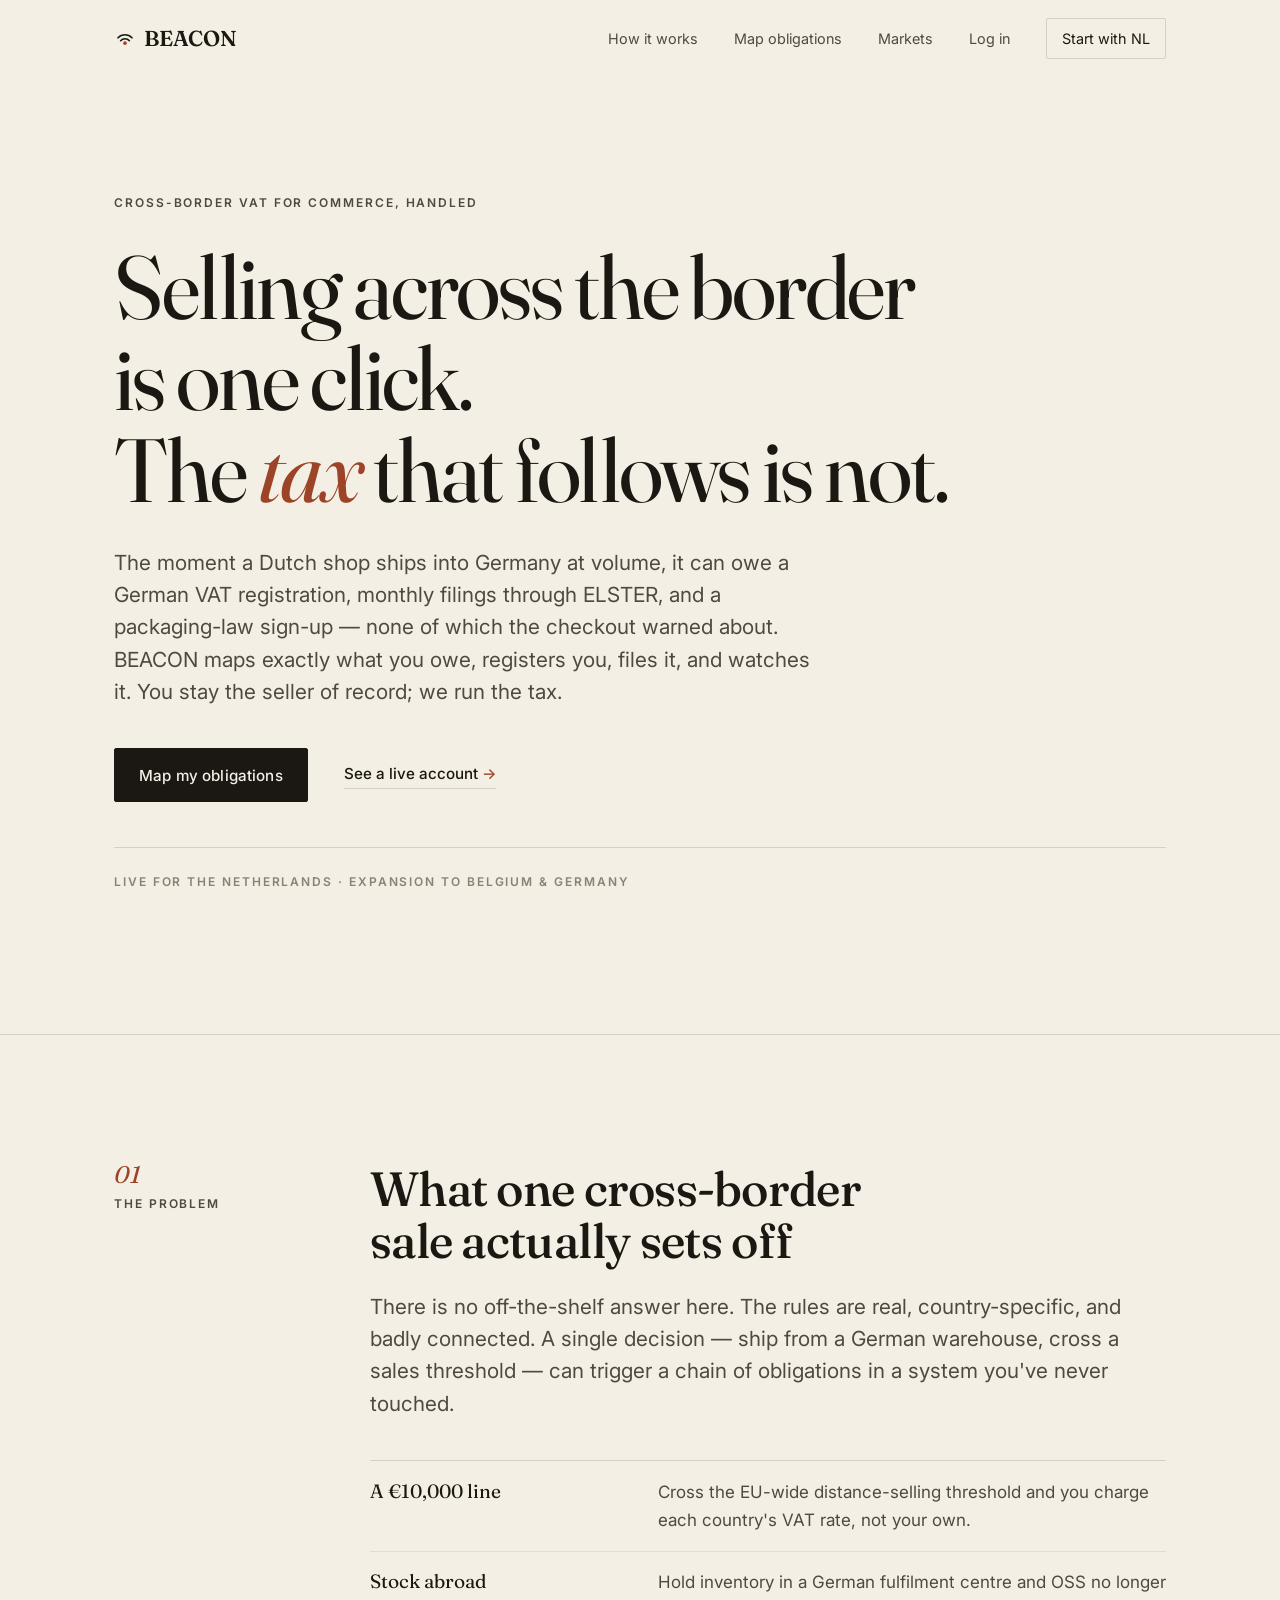
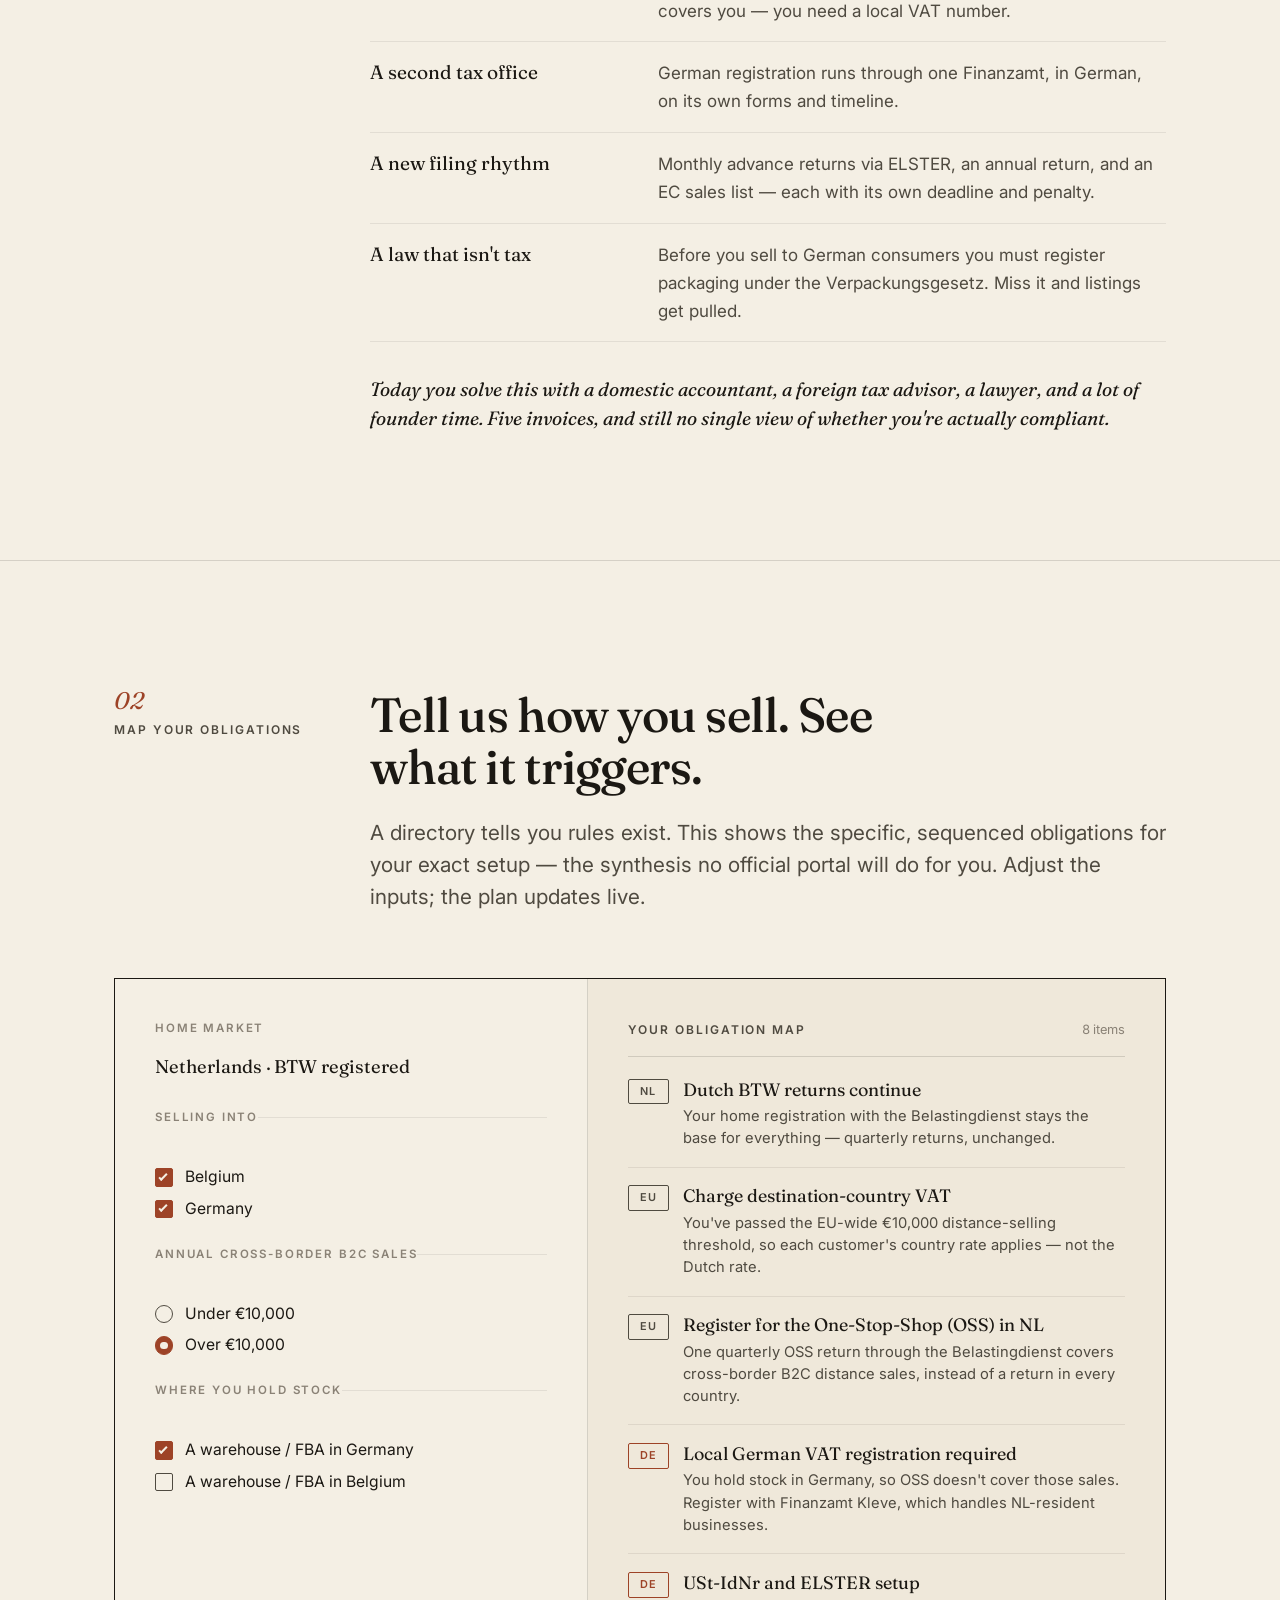
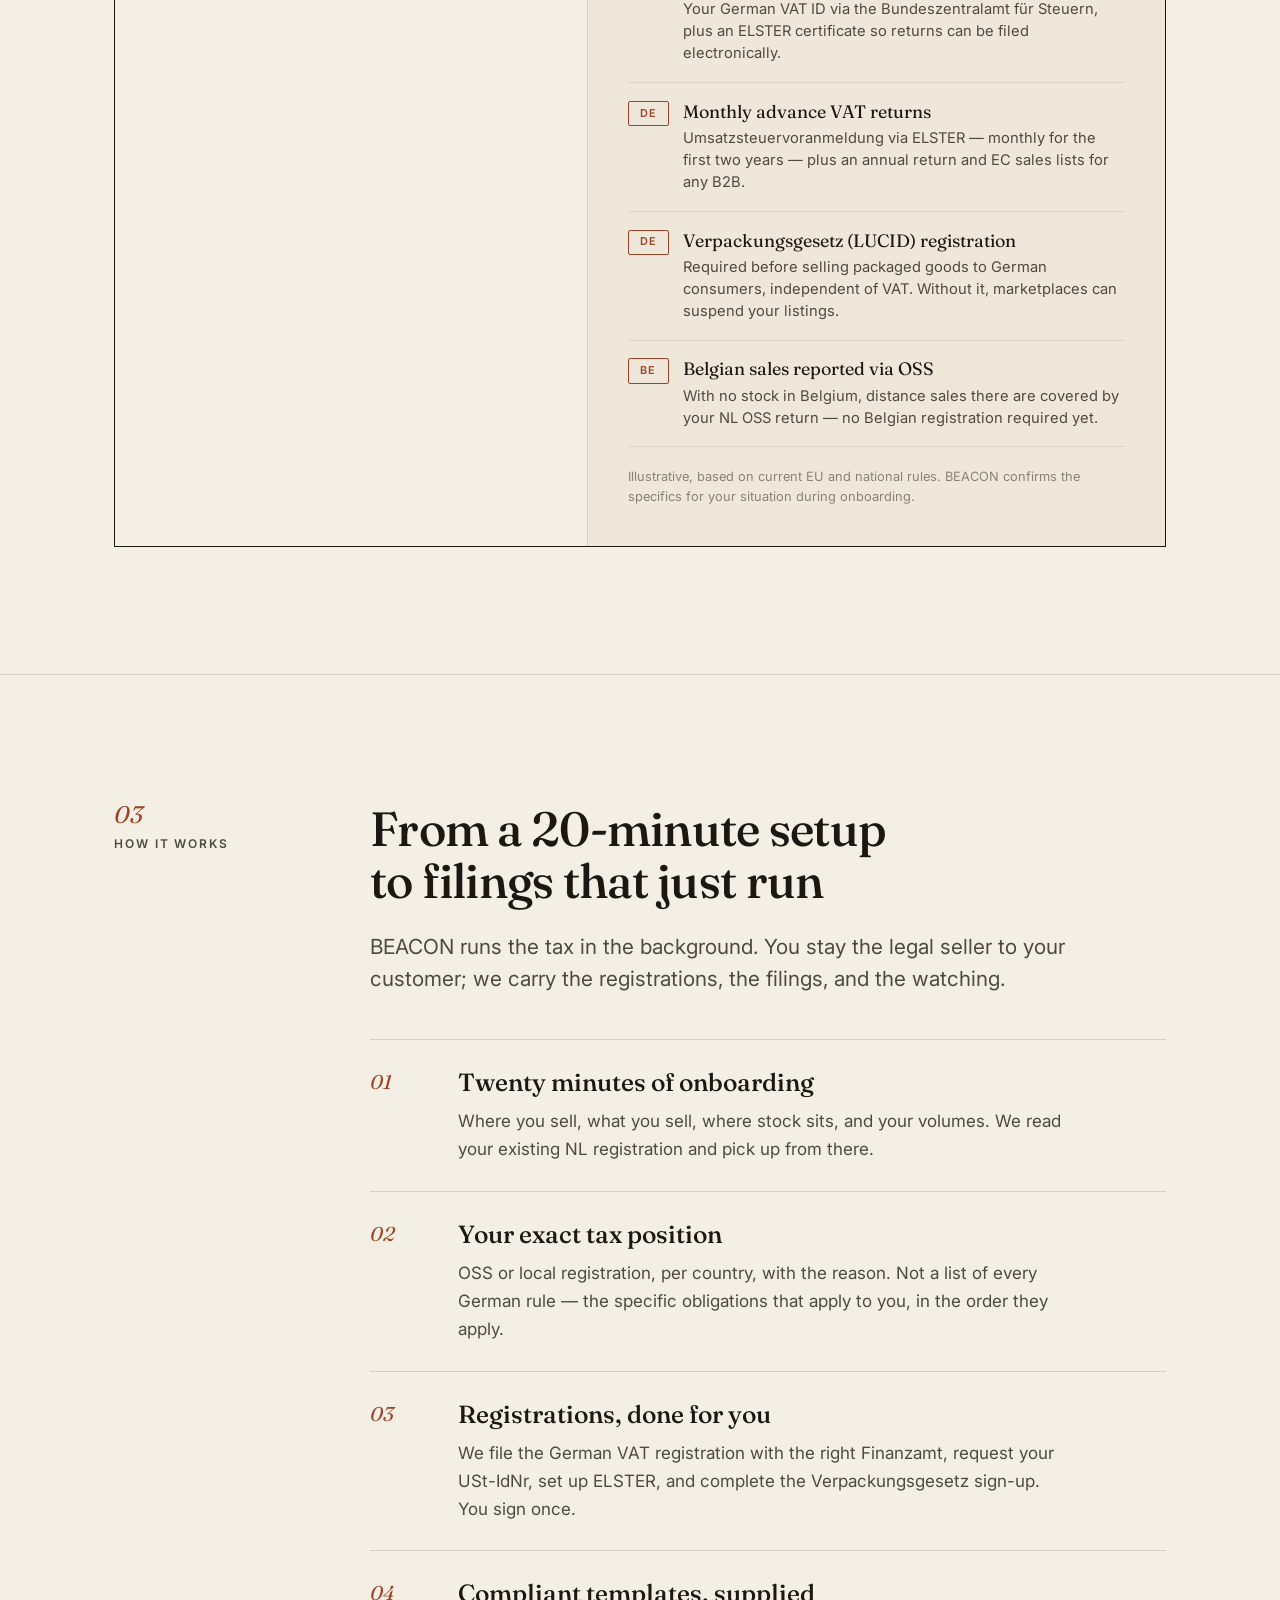
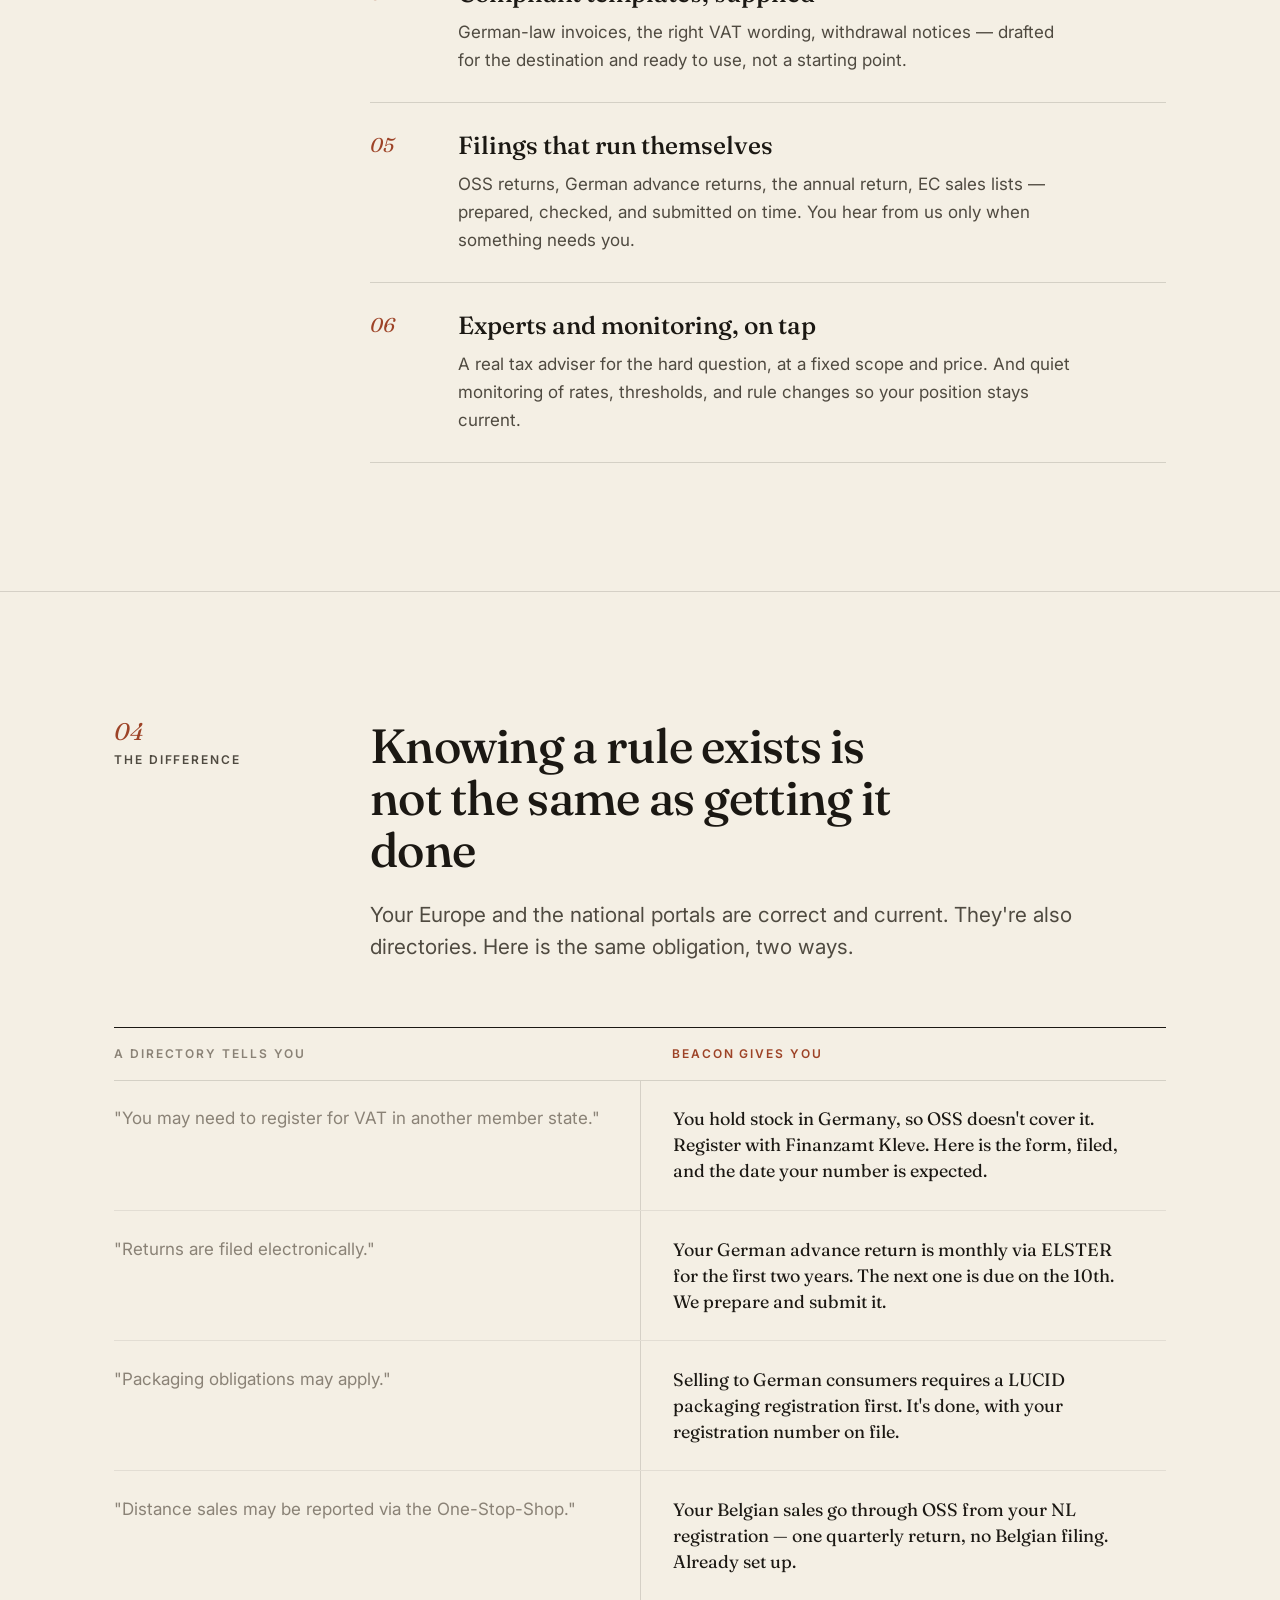
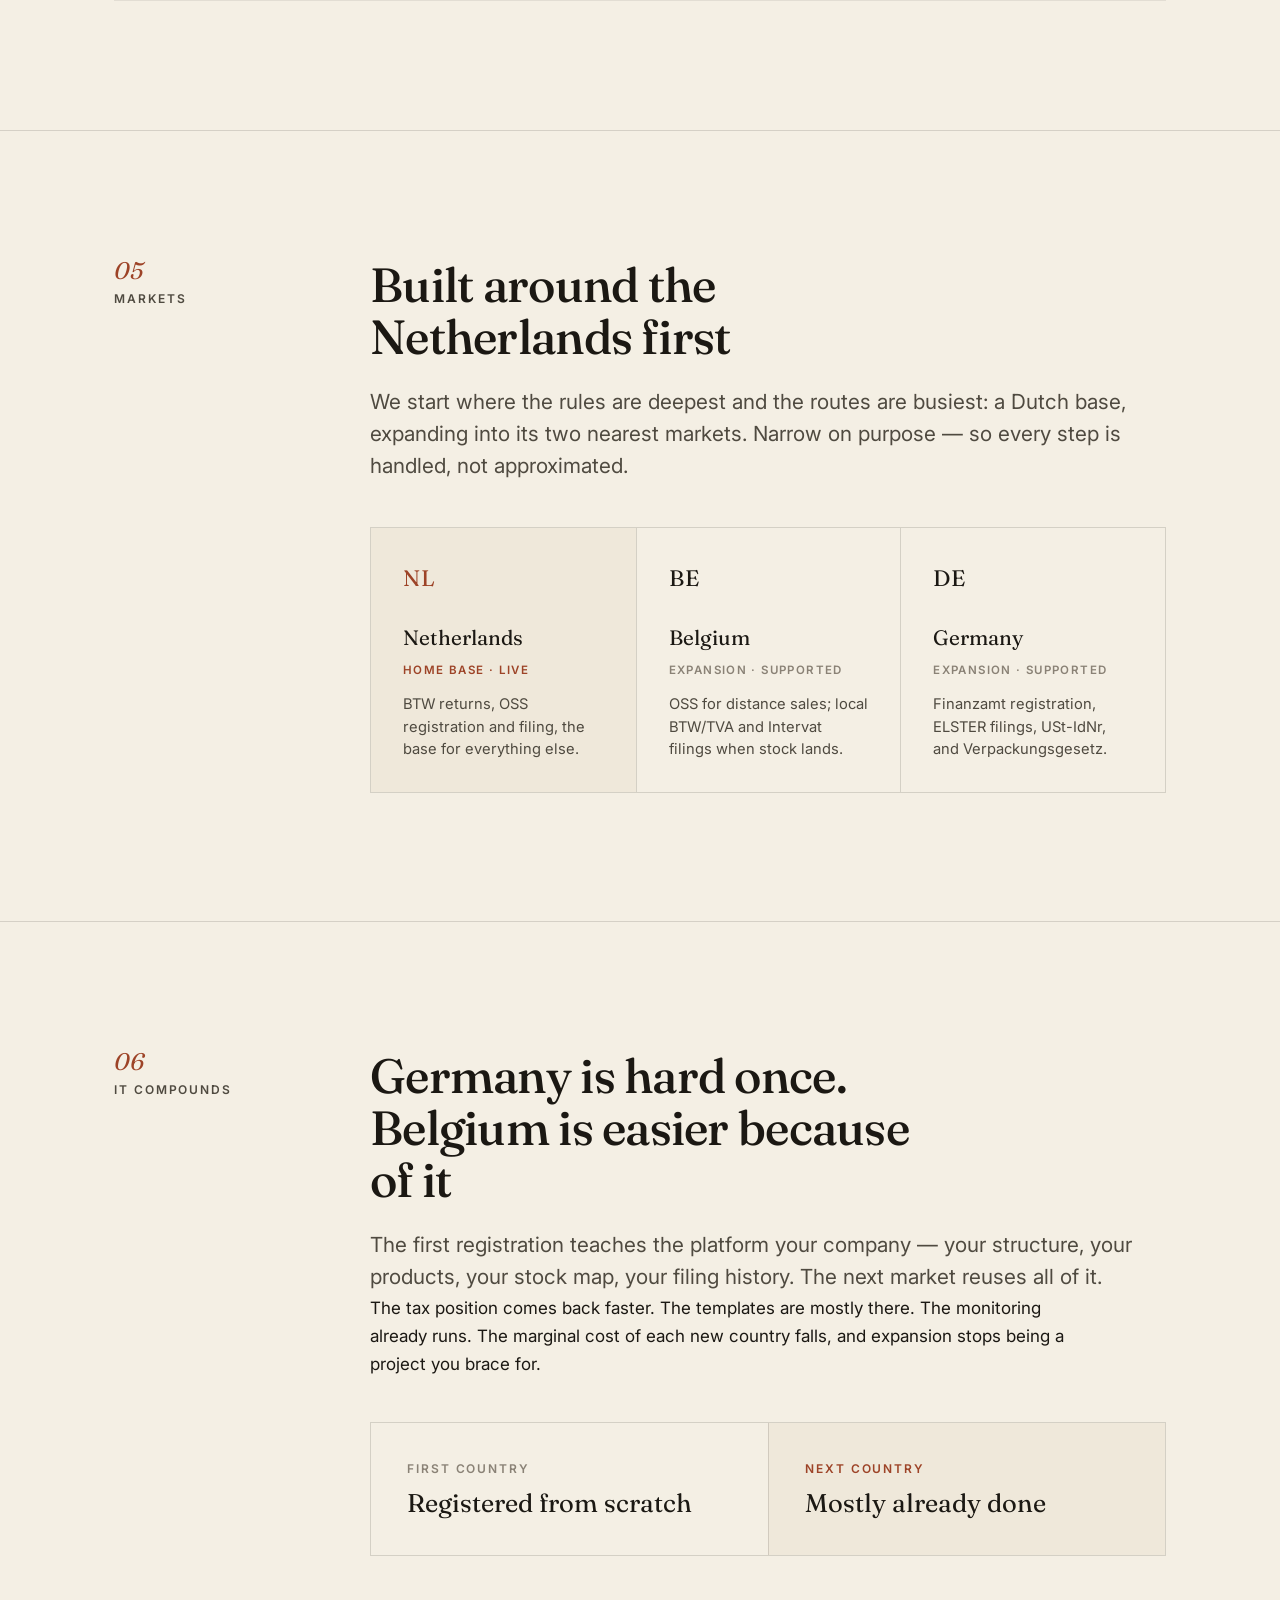
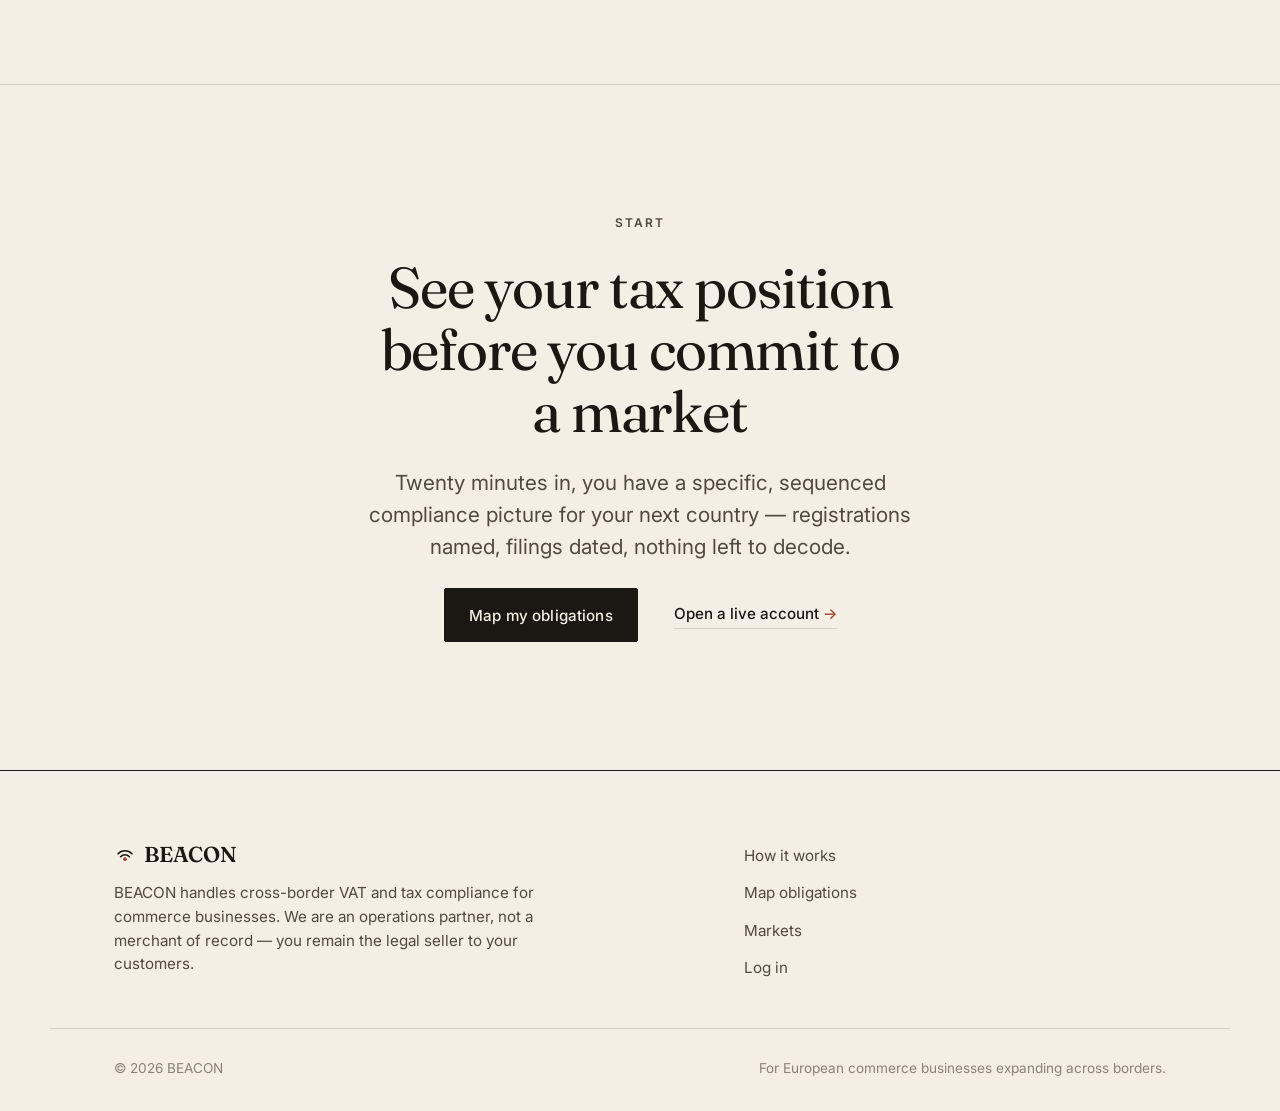
<file: index.html>
<!DOCTYPE html>
<html lang="en" class="no-js">
<head>
  <meta charset="UTF-8" />
  <meta name="viewport" content="width=device-width, initial-scale=1.0" />
  <title>BEACON — Cross-border VAT for commerce, handled</title>
  <meta name="description" content="A Dutch shop selling into Germany can owe a German VAT registration, monthly ELSTER filings, and a packaging-law sign-up. BEACON maps what you owe, registers you, files it, and monitors it. NL-centered; built for expansion to Belgium and Germany." />

  <link rel="preconnect" href="https://fonts.googleapis.com" />
  <link rel="preconnect" href="https://fonts.gstatic.com" crossorigin />
  <link href="https://fonts.googleapis.com/css2?family=Fraunces:ital,opsz,wght@0,9..144,400;0,9..144,500;0,9..144,600;1,9..144,400;1,9..144,500&family=Inter:wght@400;500;600&display=swap" rel="stylesheet" />

  <link rel="icon" type="image/svg+xml" href="logo.svg" />
  <link rel="stylesheet" href="styles.css" />
</head>
<body>
  <a class="skip-link" href="#main">Skip to content</a>

  <!-- 1 — Sticky nav -->
  <header class="nav" id="nav" data-nav>
    <div class="nav__inner">
      <a class="wordmark brand" href="#top" aria-label="BEACON home">
        <svg class="brand__mark" width="22" height="22" viewBox="0 0 24 24" fill="none" aria-hidden="true" focusable="false">
          <circle class="brand__dot" cx="12" cy="17.6" r="1.95" />
          <path d="M7.2 14.9a6.4 6.4 0 0 1 9.6 0" stroke="currentColor" stroke-width="1.7" stroke-linecap="round" />
          <path d="M4.4 11.8a10.4 10.4 0 0 1 15.2 0" stroke="currentColor" stroke-width="1.7" stroke-linecap="round" />
        </svg>
        <span>BEACON</span>
      </a>
      <nav class="nav__links" aria-label="Primary">
        <a href="#how">How it works</a>
        <a href="#map">Map obligations</a>
        <a href="#markets">Markets</a>
        <a class="nav__ghost" href="dashboard.html">Log in</a>
        <a class="nav__cta" href="#start">Start with NL</a>
      </nav>
    </div>
  </header>

  <main id="main">
    <span id="top"></span>

    <!-- 2 — Hero -->
    <section class="hero section" aria-labelledby="hero-title">
      <div class="wrap">
        <p class="label" data-reveal>Cross-border VAT for commerce, handled</p>
        <h1 class="hero__title" id="hero-title" data-reveal>
          Selling across the border is one click.<br />
          The <em>tax</em> that follows is not.
        </h1>
        <p class="hero__lead lead" data-reveal>
          The moment a Dutch shop ships into Germany at volume, it can owe a
          German VAT registration, monthly filings through ELSTER, and a
          packaging-law sign-up — none of which the checkout warned about.
          BEACON maps exactly what you owe, registers you, files it, and
          watches it. You stay the seller of record; we run the tax.
        </p>
        <div class="hero__actions" data-reveal>
          <a class="btn" href="#map">Map my obligations</a>
          <a class="link-arrow" href="dashboard.html">See a live account <span aria-hidden="true">→</span></a>
        </div>
        <p class="hero__foot label" data-reveal>
          Live for the Netherlands · Expansion to Belgium &amp; Germany
        </p>
      </div>
    </section>

    <!-- 3 — The problem -->
    <section class="section section--rule" id="problem" aria-labelledby="problem-title">
      <div class="wrap grid-2">
        <div class="col-aside">
          <p class="index">01</p>
          <p class="label">The problem</p>
        </div>
        <div class="col-main">
          <h2 class="h2" id="problem-title" data-reveal>
            What one cross-border sale actually sets off
          </h2>
          <p class="lead measure" data-reveal>
            There is no off-the-shelf answer here. The rules are real,
            country-specific, and badly connected. A single decision — ship from
            a German warehouse, cross a sales threshold — can trigger a chain of
            obligations in a system you've never touched.
          </p>

          <ul class="ledger" data-reveal>
            <li class="ledger__row">
              <span class="ledger__role">A €10,000 line</span>
              <span class="ledger__note">Cross the EU-wide distance-selling threshold and you charge each country's VAT rate, not your own.</span>
            </li>
            <li class="ledger__row">
              <span class="ledger__role">Stock abroad</span>
              <span class="ledger__note">Hold inventory in a German fulfilment centre and OSS no longer covers you — you need a local VAT number.</span>
            </li>
            <li class="ledger__row">
              <span class="ledger__role">A second tax office</span>
              <span class="ledger__note">German registration runs through one Finanzamt, in German, on its own forms and timeline.</span>
            </li>
            <li class="ledger__row">
              <span class="ledger__role">A new filing rhythm</span>
              <span class="ledger__note">Monthly advance returns via ELSTER, an annual return, and an EC sales list — each with its own deadline and penalty.</span>
            </li>
            <li class="ledger__row">
              <span class="ledger__role">A law that isn't tax</span>
              <span class="ledger__note">Before you sell to German consumers you must register packaging under the Verpackungsgesetz. Miss it and listings get pulled.</span>
            </li>
          </ul>

          <p class="measure note" data-reveal>
            Today you solve this with a domestic accountant, a foreign tax
            advisor, a lawyer, and a lot of founder time. Five invoices, and
            still no single view of whether you're actually compliant.
          </p>
        </div>
      </div>
    </section>

    <!-- 4 — Interactive obligations configurator -->
    <section class="section section--rule configurator" id="map" aria-labelledby="map-title">
      <div class="wrap">
        <div class="grid-2">
          <div class="col-aside">
            <p class="index">02</p>
            <p class="label">Map your obligations</p>
          </div>
          <div class="col-main">
            <h2 class="h2" id="map-title" data-reveal>
              Tell us how you sell. See what it triggers.
            </h2>
            <p class="lead measure" data-reveal>
              A directory tells you rules exist. This shows the specific,
              sequenced obligations for your exact setup — the synthesis no
              official portal will do for you. Adjust the inputs; the plan
              updates live.
            </p>
          </div>
        </div>

        <div class="cfg" data-reveal data-configurator>
          <!-- inputs -->
          <form class="cfg__inputs" aria-label="Your selling setup">
            <fieldset class="cfg__group">
              <legend class="cfg__legend">Home market</legend>
              <span class="cfg__home">Netherlands · BTW registered</span>
            </fieldset>

            <fieldset class="cfg__group">
              <legend class="cfg__legend">Selling into</legend>
              <div class="cfg__toggles">
                <label class="toggle">
                  <input type="checkbox" name="market" value="BE" data-cfg checked />
                  <span class="toggle__box" aria-hidden="true"></span>
                  <span class="toggle__text">Belgium</span>
                </label>
                <label class="toggle">
                  <input type="checkbox" name="market" value="DE" data-cfg checked />
                  <span class="toggle__box" aria-hidden="true"></span>
                  <span class="toggle__text">Germany</span>
                </label>
              </div>
            </fieldset>

            <fieldset class="cfg__group">
              <legend class="cfg__legend">Annual cross-border B2C sales</legend>
              <div class="cfg__toggles">
                <label class="toggle toggle--radio">
                  <input type="radio" name="threshold" value="under" data-cfg />
                  <span class="toggle__dot" aria-hidden="true"></span>
                  <span class="toggle__text">Under €10,000</span>
                </label>
                <label class="toggle toggle--radio">
                  <input type="radio" name="threshold" value="over" data-cfg checked />
                  <span class="toggle__dot" aria-hidden="true"></span>
                  <span class="toggle__text">Over €10,000</span>
                </label>
              </div>
            </fieldset>

            <fieldset class="cfg__group">
              <legend class="cfg__legend">Where you hold stock</legend>
              <div class="cfg__toggles">
                <label class="toggle">
                  <input type="checkbox" name="stock" value="DE" data-cfg checked />
                  <span class="toggle__box" aria-hidden="true"></span>
                  <span class="toggle__text">A warehouse / FBA in Germany</span>
                </label>
                <label class="toggle">
                  <input type="checkbox" name="stock" value="BE" data-cfg />
                  <span class="toggle__box" aria-hidden="true"></span>
                  <span class="toggle__text">A warehouse / FBA in Belgium</span>
                </label>
              </div>
            </fieldset>
          </form>

          <!-- output -->
          <div class="cfg__output" aria-live="polite">
            <div class="cfg__output-head">
              <p class="label">Your obligation map</p>
              <p class="cfg__count" data-cfg-count>0 items</p>
            </div>
            <ol class="cfg__list" data-cfg-list>
              <!-- populated by JS -->
            </ol>
            <p class="cfg__disclaimer">
              Illustrative, based on current EU and national rules. BEACON
              confirms the specifics for your situation during onboarding.
            </p>
          </div>
        </div>
      </div>
    </section>

    <!-- 5 — How it works -->
    <section class="section section--rule" id="how" aria-labelledby="how-title">
      <div class="wrap grid-2">
        <div class="col-aside">
          <p class="index">03</p>
          <p class="label">How it works</p>
        </div>
        <div class="col-main">
          <h2 class="h2" id="how-title" data-reveal>
            From a 20-minute setup to filings that just run
          </h2>
          <p class="lead measure" data-reveal>
            BEACON runs the tax in the background. You stay the legal seller to
            your customer; we carry the registrations, the filings, and the
            watching.
          </p>

          <ol class="steps">
            <li class="step" data-reveal>
              <span class="step__num">01</span>
              <div class="step__body">
                <h3 class="step__title">Twenty minutes of onboarding</h3>
                <p>
                  Where you sell, what you sell, where stock sits, and your
                  volumes. We read your existing NL registration and pick up from
                  there.
                </p>
              </div>
            </li>
            <li class="step" data-reveal>
              <span class="step__num">02</span>
              <div class="step__body">
                <h3 class="step__title">Your exact tax position</h3>
                <p>
                  OSS or local registration, per country, with the reason. Not a
                  list of every German rule — the specific obligations that apply
                  to you, in the order they apply.
                </p>
              </div>
            </li>
            <li class="step" data-reveal>
              <span class="step__num">03</span>
              <div class="step__body">
                <h3 class="step__title">Registrations, done for you</h3>
                <p>
                  We file the German VAT registration with the right Finanzamt,
                  request your USt-IdNr, set up ELSTER, and complete the
                  Verpackungsgesetz sign-up. You sign once.
                </p>
              </div>
            </li>
            <li class="step" data-reveal>
              <span class="step__num">04</span>
              <div class="step__body">
                <h3 class="step__title">Compliant templates, supplied</h3>
                <p>
                  German-law invoices, the right VAT wording, withdrawal notices
                  — drafted for the destination and ready to use, not a starting
                  point.
                </p>
              </div>
            </li>
            <li class="step" data-reveal>
              <span class="step__num">05</span>
              <div class="step__body">
                <h3 class="step__title">Filings that run themselves</h3>
                <p>
                  OSS returns, German advance returns, the annual return, EC
                  sales lists — prepared, checked, and submitted on time. You
                  hear from us only when something needs you.
                </p>
              </div>
            </li>
            <li class="step" data-reveal>
              <span class="step__num">06</span>
              <div class="step__body">
                <h3 class="step__title">Experts and monitoring, on tap</h3>
                <p>
                  A real tax adviser for the hard question, at a fixed scope and
                  price. And quiet monitoring of rates, thresholds, and rule
                  changes so your position stays current.
                </p>
              </div>
            </li>
          </ol>
        </div>
      </div>
    </section>

    <!-- 6 — Directory vs. workflow -->
    <section class="section section--rule" id="difference" aria-labelledby="difference-title">
      <div class="wrap">
        <div class="grid-2">
          <div class="col-aside">
            <p class="index">04</p>
            <p class="label">The difference</p>
          </div>
          <div class="col-main">
            <h2 class="h2" id="difference-title" data-reveal>
              Knowing a rule exists is not the same as getting it done
            </h2>
            <p class="lead measure" data-reveal>
              Your Europe and the national portals are correct and current.
              They're also directories. Here is the same obligation, two ways.
            </p>
          </div>
        </div>

        <div class="compare" data-reveal>
          <div class="compare__head">
            <p class="compare__label">A directory tells you</p>
            <p class="compare__label compare__label--accent">BEACON gives you</p>
          </div>

          <div class="compare__row">
            <p class="compare__a">"You may need to register for VAT in another member state."</p>
            <p class="compare__b">You hold stock in Germany, so OSS doesn't cover it. Register with Finanzamt Kleve. Here is the form, filed, and the date your number is expected.</p>
          </div>
          <div class="compare__row">
            <p class="compare__a">"Returns are filed electronically."</p>
            <p class="compare__b">Your German advance return is monthly via ELSTER for the first two years. The next one is due on the 10th. We prepare and submit it.</p>
          </div>
          <div class="compare__row">
            <p class="compare__a">"Packaging obligations may apply."</p>
            <p class="compare__b">Selling to German consumers requires a LUCID packaging registration first. It's done, with your registration number on file.</p>
          </div>
          <div class="compare__row">
            <p class="compare__a">"Distance sales may be reported via the One-Stop-Shop."</p>
            <p class="compare__b">Your Belgian sales go through OSS from your NL registration — one quarterly return, no Belgian filing. Already set up.</p>
          </div>
        </div>
      </div>
    </section>

    <!-- 7 — Markets / coverage -->
    <section class="section section--rule" id="markets" aria-labelledby="markets-title">
      <div class="wrap grid-2">
        <div class="col-aside">
          <p class="index">05</p>
          <p class="label">Markets</p>
        </div>
        <div class="col-main">
          <h2 class="h2" id="markets-title" data-reveal>
            Built around the Netherlands first
          </h2>
          <p class="lead measure" data-reveal>
            We start where the rules are deepest and the routes are busiest: a
            Dutch base, expanding into its two nearest markets. Narrow on
            purpose — so every step is handled, not approximated.
          </p>

          <div class="markets" data-reveal>
            <div class="market market--live">
              <p class="market__flag">NL</p>
              <p class="market__name">Netherlands</p>
              <p class="market__status">Home base · Live</p>
              <p class="market__note">BTW returns, OSS registration and filing, the base for everything else.</p>
            </div>
            <div class="market">
              <p class="market__flag">BE</p>
              <p class="market__name">Belgium</p>
              <p class="market__status">Expansion · Supported</p>
              <p class="market__note">OSS for distance sales; local BTW/TVA and Intervat filings when stock lands.</p>
            </div>
            <div class="market">
              <p class="market__flag">DE</p>
              <p class="market__name">Germany</p>
              <p class="market__status">Expansion · Supported</p>
              <p class="market__note">Finanzamt registration, ELSTER filings, USt-IdNr, and Verpackungsgesetz.</p>
            </div>
          </div>
        </div>
      </div>
    </section>

    <!-- 8 — Expansion compounds -->
    <section class="section section--rule" id="compounds" aria-labelledby="compounds-title">
      <div class="wrap grid-2">
        <div class="col-aside">
          <p class="index">06</p>
          <p class="label">It compounds</p>
        </div>
        <div class="col-main">
          <h2 class="h2" id="compounds-title" data-reveal>
            Germany is hard once. Belgium is easier because of it
          </h2>
          <p class="lead measure" data-reveal>
            The first registration teaches the platform your company — your
            structure, your products, your stock map, your filing history. The
            next market reuses all of it.
          </p>
          <p class="measure" data-reveal>
            The tax position comes back faster. The templates are mostly there.
            The monitoring already runs. The marginal cost of each new country
            falls, and expansion stops being a project you brace for.
          </p>

          <div class="compounds__pair" data-reveal>
            <div class="compounds__cell">
              <p class="compounds__k">First country</p>
              <p class="compounds__v">Registered from scratch</p>
            </div>
            <div class="compounds__cell compounds__cell--accent">
              <p class="compounds__k">Next country</p>
              <p class="compounds__v">Mostly already done</p>
            </div>
          </div>
        </div>
      </div>
    </section>

    <!-- 9 — Closing CTA -->
    <section class="section closing" id="start" aria-labelledby="closing-title">
      <div class="wrap closing__inner">
        <p class="label" data-reveal>Start</p>
        <h2 class="closing__title" id="closing-title" data-reveal>
          See your tax position before you commit to a market
        </h2>
        <p class="lead closing__lead" data-reveal>
          Twenty minutes in, you have a specific, sequenced compliance picture
          for your next country — registrations named, filings dated, nothing
          left to decode.
        </p>
        <div class="closing__actions" data-reveal>
          <a class="btn" href="#map">Map my obligations</a>
          <a class="link-arrow" href="dashboard.html">Open a live account <span aria-hidden="true">→</span></a>
        </div>
      </div>
    </section>
  </main>

  <!-- Footer -->
  <footer class="footer">
    <div class="wrap footer__inner">
      <div class="footer__brand">
        <span class="wordmark brand">
          <svg class="brand__mark" width="22" height="22" viewBox="0 0 24 24" fill="none" aria-hidden="true" focusable="false">
            <circle class="brand__dot" cx="12" cy="17.6" r="1.95" />
            <path d="M7.2 14.9a6.4 6.4 0 0 1 9.6 0" stroke="currentColor" stroke-width="1.7" stroke-linecap="round" />
            <path d="M4.4 11.8a10.4 10.4 0 0 1 15.2 0" stroke="currentColor" stroke-width="1.7" stroke-linecap="round" />
          </svg>
          <span>BEACON</span>
        </span>
        <p class="footer__note">
          BEACON handles cross-border VAT and tax compliance for commerce
          businesses. We are an operations partner, not a merchant of record —
          you remain the legal seller to your customers.
        </p>
      </div>
      <nav class="footer__links" aria-label="Footer">
        <a href="#how">How it works</a>
        <a href="#map">Map obligations</a>
        <a href="#markets">Markets</a>
        <a href="dashboard.html">Log in</a>
      </nav>
    </div>
    <div class="wrap footer__base">
      <p>&copy; 2026 BEACON</p>
      <p>For European commerce businesses expanding across borders.</p>
    </div>
  </footer>

  <script src="app.js" defer></script>
</body>
</html>
</file>
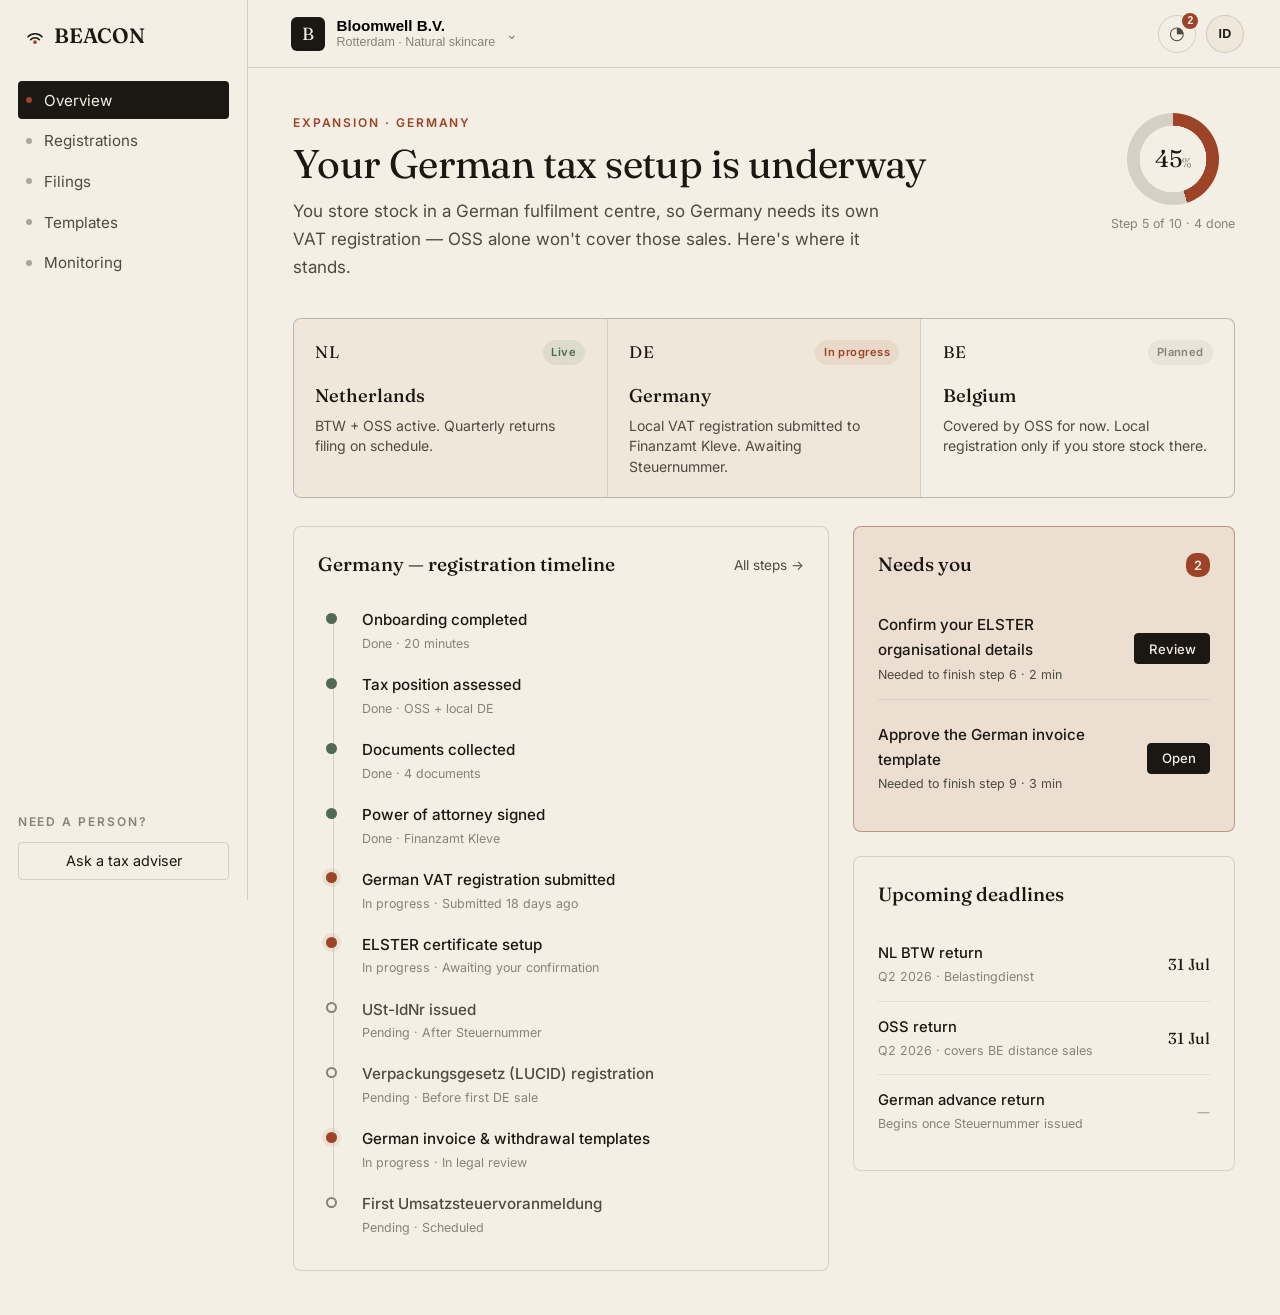
<file: dashboard.html>
<!DOCTYPE html>
<html lang="en" class="no-js">
<head>
  <meta charset="UTF-8" />
  <meta name="viewport" content="width=device-width, initial-scale=1.0" />
  <title>BEACON — Bloomwell B.V. · Germany expansion</title>
  <meta name="description" content="Logged-in view: a Dutch commerce SME midway through its VAT setup for Germany." />

  <link rel="preconnect" href="https://fonts.googleapis.com" />
  <link rel="preconnect" href="https://fonts.gstatic.com" crossorigin />
  <link href="https://fonts.googleapis.com/css2?family=Fraunces:ital,opsz,wght@0,9..144,400;0,9..144,500;0,9..144,600;1,9..144,400;1,9..144,500&family=Inter:wght@400;500;600&display=swap" rel="stylesheet" />

  <link rel="icon" type="image/svg+xml" href="logo.svg" />
  <link rel="stylesheet" href="styles.css" />
  <link rel="stylesheet" href="dashboard.css" />
</head>
<body class="db">
  <a class="skip-link" href="#db-main">Skip to content</a>

  <!-- ============ Sidebar ============ -->
  <aside class="db-rail" aria-label="Sections">
    <a class="db-rail__brand wordmark brand" href="index.html" aria-label="BEACON home">
      <svg class="brand__mark" width="22" height="22" viewBox="0 0 24 24" fill="none" aria-hidden="true" focusable="false">
        <circle class="brand__dot" cx="12" cy="17.6" r="1.95" />
        <path d="M7.2 14.9a6.4 6.4 0 0 1 9.6 0" stroke="currentColor" stroke-width="1.7" stroke-linecap="round" />
        <path d="M4.4 11.8a10.4 10.4 0 0 1 15.2 0" stroke="currentColor" stroke-width="1.7" stroke-linecap="round" />
      </svg>
      <span>BEACON</span>
    </a>

    <nav class="db-nav" aria-label="Primary">
      <button class="db-nav__item is-active" data-panel="overview" type="button">
        <span class="db-nav__dot" aria-hidden="true"></span> Overview
      </button>
      <button class="db-nav__item" data-panel="registrations" type="button">
        <span class="db-nav__dot" aria-hidden="true"></span> Registrations
      </button>
      <button class="db-nav__item" data-panel="filings" type="button">
        <span class="db-nav__dot" aria-hidden="true"></span> Filings
      </button>
      <button class="db-nav__item" data-panel="templates" type="button">
        <span class="db-nav__dot" aria-hidden="true"></span> Templates
      </button>
      <button class="db-nav__item" data-panel="monitoring" type="button">
        <span class="db-nav__dot" aria-hidden="true"></span> Monitoring
      </button>
    </nav>

    <div class="db-rail__foot">
      <p class="db-rail__support label">Need a person?</p>
      <button class="db-chip-btn" type="button">Ask a tax adviser</button>
    </div>
  </aside>

  <!-- ============ Top bar ============ -->
  <header class="db-top">
    <div class="db-top__left">
      <button class="db-company" type="button" aria-haspopup="listbox">
        <span class="db-company__mark" aria-hidden="true">B</span>
        <span class="db-company__meta">
          <span class="db-company__name">Bloomwell B.V.</span>
          <span class="db-company__sub">Rotterdam · Natural skincare</span>
        </span>
        <span class="db-company__chev" aria-hidden="true">⌄</span>
      </button>
    </div>
    <div class="db-top__right">
      <button class="db-icon-btn" type="button" aria-label="Notifications">
        <span class="db-bell" aria-hidden="true">◔</span>
        <span class="db-badge" aria-hidden="true">2</span>
      </button>
      <button class="db-avatar" type="button" aria-label="Account: Iris de Vries">ID</button>
    </div>
  </header>

  <!-- ============ Main ============ -->
  <main class="db-main" id="db-main">

    <!-- ---------- OVERVIEW ---------- -->
    <section class="db-panel is-active" data-panel-body="overview" aria-label="Overview">
      <div class="db-head">
        <div>
          <p class="label db-head__crumb">Expansion · Germany</p>
          <h1 class="db-head__title">Your German tax setup is underway</h1>
          <p class="db-head__sub">
            You store stock in a German fulfilment centre, so Germany needs its
            own VAT registration — OSS alone won't cover those sales. Here's
            where it stands.
          </p>
        </div>
        <div class="db-progress" role="img" aria-label="4 of 10 steps complete, 45 percent">
          <div class="db-progress__ring" style="--pct: 45">
            <span class="db-progress__num">45<small>%</small></span>
          </div>
          <p class="db-progress__cap">Step 5 of 10 · 4 done</p>
        </div>
      </div>

      <!-- market strip -->
      <div class="db-markets">
        <article class="db-market db-market--live">
          <header><span class="db-market__code">NL</span><span class="db-pill db-pill--live">Live</span></header>
          <h3>Netherlands</h3>
          <p>BTW + OSS active. Quarterly returns filing on schedule.</p>
        </article>
        <article class="db-market db-market--active">
          <header><span class="db-market__code">DE</span><span class="db-pill db-pill--progress">In&nbsp;progress</span></header>
          <h3>Germany</h3>
          <p>Local VAT registration submitted to Finanzamt Kleve. Awaiting Steuernummer.</p>
        </article>
        <article class="db-market">
          <header><span class="db-market__code">BE</span><span class="db-pill db-pill--planned">Planned</span></header>
          <h3>Belgium</h3>
          <p>Covered by OSS for now. Local registration only if you store stock there.</p>
        </article>
      </div>

      <div class="db-grid">
        <!-- left: timeline preview -->
        <div class="db-col">
          <div class="db-card">
            <div class="db-card__head">
              <h2 class="db-card__title">Germany — registration timeline</h2>
              <button class="db-link" data-goto="registrations" type="button">All steps →</button>
            </div>
            <ol class="db-timeline" data-timeline-preview></ol>
          </div>
        </div>

        <!-- right: needs you + deadlines -->
        <div class="db-col">
          <div class="db-card db-card--accent">
            <div class="db-card__head">
              <h2 class="db-card__title">Needs you</h2>
              <span class="db-count">2</span>
            </div>
            <ul class="db-tasks" data-tasks></ul>
          </div>

          <div class="db-card">
            <div class="db-card__head">
              <h2 class="db-card__title">Upcoming deadlines</h2>
            </div>
            <ul class="db-deadlines" data-deadlines></ul>
          </div>
        </div>
      </div>
    </section>

    <!-- ---------- REGISTRATIONS ---------- -->
    <section class="db-panel" data-panel-body="registrations" aria-label="Registrations" hidden>
      <div class="db-head">
        <div>
          <p class="label db-head__crumb">Germany</p>
          <h1 class="db-head__title">Registration steps</h1>
          <p class="db-head__sub">
            The full sequence to get you trading and compliant in Germany.
            Expand any step for detail.
          </p>
        </div>
      </div>
      <div class="db-steps" data-steps></div>
    </section>

    <!-- ---------- FILINGS ---------- -->
    <section class="db-panel" data-panel-body="filings" aria-label="Filings" hidden>
      <div class="db-head">
        <div>
          <p class="label db-head__crumb">All markets</p>
          <h1 class="db-head__title">Filings</h1>
          <p class="db-head__sub">Every return we prepare and submit on your behalf.</p>
        </div>
      </div>
      <div class="db-card">
        <table class="db-table">
          <thead>
            <tr><th>Return</th><th>Market</th><th>Period</th><th>Due</th><th>Status</th></tr>
          </thead>
          <tbody data-filings></tbody>
        </table>
      </div>
    </section>

    <!-- ---------- TEMPLATES ---------- -->
    <section class="db-panel" data-panel-body="templates" aria-label="Templates" hidden>
      <div class="db-head">
        <div>
          <p class="label db-head__crumb">Germany</p>
          <h1 class="db-head__title">Compliant templates</h1>
          <p class="db-head__sub">
            Drafted for German law and ready to use — not a starting point.
          </p>
        </div>
      </div>
      <div class="db-docs" data-templates></div>
    </section>

    <!-- ---------- MONITORING ---------- -->
    <section class="db-panel" data-panel-body="monitoring" aria-label="Monitoring" hidden>
      <div class="db-head">
        <div>
          <p class="label db-head__crumb">Always on</p>
          <h1 class="db-head__title">Monitoring</h1>
          <p class="db-head__sub">
            We watch rates, thresholds, and rule changes across your markets.
            You only hear from us when it matters.
          </p>
        </div>
      </div>
      <ul class="db-feed" data-feed></ul>
    </section>

  </main>

  <script src="dashboard.js" defer></script>
</body>
</html>
</file>
<file: styles.css>
/* =========================================================
   BEACON — editorial landing page
   Type: Fraunces (display serif) + Inter (grotesque body)
   ========================================================= */

:root {
  /* palette — warm paper, near-black ink, one muted clay accent */
  --paper:      #f4efe4;
  --paper-2:    #efe8da;
  --ink:        #1b1813;
  --ink-soft:   #4f4a40;
  --ink-faint:  #8a8276;
  --accent:     #9d4327;   /* muted sienna / clay — used sparingly */
  --rule:       rgba(27, 24, 19, 0.14);
  --rule-soft:  rgba(27, 24, 19, 0.08);

  /* type */
  --serif: "Fraunces", Georgia, "Times New Roman", serif;
  --sans:  "Inter", system-ui, -apple-system, "Segoe UI", sans-serif;

  /* rhythm */
  --measure: 65ch;
  --pad-x: clamp(1.25rem, 5vw, 4rem);
  --section-y: clamp(4.5rem, 10vw, 9rem);
  --maxw: 1180px;

  --reveal-y: 16px;
  --reveal-dur: 0.7s;
}

/* ---------- reset / base ---------- */
*, *::before, *::after { box-sizing: border-box; }

html {
  -webkit-text-size-adjust: 100%;
  scroll-behavior: smooth;
  scroll-padding-top: 6rem;
}

body {
  margin: 0;
  background: var(--paper);
  color: var(--ink);
  font-family: var(--sans);
  font-size: clamp(1rem, 0.96rem + 0.2vw, 1.0625rem);
  line-height: 1.65;
  font-feature-settings: "kern" 1, "liga" 1;
  -webkit-font-smoothing: antialiased;
  text-rendering: optimizeLegibility;
}

h1, h2, h3 { margin: 0; font-weight: 500; }
p { margin: 0; }
a { color: inherit; }
ul, ol { margin: 0; padding: 0; list-style: none; }
em { font-style: italic; }

::selection { background: var(--accent); color: var(--paper); }

/* ---------- accessibility helpers ---------- */
.skip-link {
  position: absolute;
  left: 1rem; top: -3.5rem;
  z-index: 100;
  background: var(--ink);
  color: var(--paper);
  padding: 0.6rem 1rem;
  border-radius: 2px;
  transition: top 0.2s ease;
}
.skip-link:focus { top: 1rem; }

a:focus-visible,
.btn:focus-visible {
  outline: 2px solid var(--accent);
  outline-offset: 3px;
  border-radius: 1px;
}

/* ---------- layout ---------- */
.wrap {
  width: 100%;
  max-width: var(--maxw);
  margin-inline: auto;
  padding-inline: var(--pad-x);
}

.section { padding-block: var(--section-y); }

.section--rule { border-top: 1px solid var(--rule); }

.grid-2 {
  display: grid;
  grid-template-columns: minmax(0, 12rem) minmax(0, 1fr);
  gap: clamp(1.5rem, 5vw, 5rem);
  align-items: start;
}

.col-aside { position: sticky; top: 6rem; }

@media (max-width: 760px) {
  .grid-2 { grid-template-columns: 1fr; gap: 1.5rem; }
  .col-aside { position: static; display: flex; align-items: baseline; gap: 1rem; }
}

/* ---------- shared type elements ---------- */
.label {
  font-family: var(--sans);
  font-size: 0.75rem;
  font-weight: 600;
  letter-spacing: 0.16em;
  text-transform: uppercase;
  color: var(--ink-soft);
  margin: 0;
}

.index {
  font-family: var(--serif);
  font-size: 1.5rem;
  font-weight: 400;
  font-style: italic;
  color: var(--accent);
  margin: 0 0 0.4rem;
  line-height: 1;
}
@media (max-width: 760px) {
  .index { margin: 0; }
}

.h2 {
  font-family: var(--serif);
  font-size: clamp(1.85rem, 1.2rem + 2.6vw, 3rem);
  line-height: 1.08;
  letter-spacing: -0.015em;
  max-width: 18ch;
  margin-bottom: 1.5rem;
  font-optical-sizing: auto;
}

.lead {
  font-size: clamp(1.1rem, 1.02rem + 0.5vw, 1.3rem);
  line-height: 1.55;
  color: var(--ink-soft);
}

.measure { max-width: var(--measure); }

.note {
  margin-top: 2rem;
  color: var(--ink);
  font-style: italic;
  font-family: var(--serif);
  font-size: 1.2rem;
  line-height: 1.5;
}

/* ---------- buttons / links ---------- */
.btn {
  display: inline-block;
  font-family: var(--sans);
  font-size: 0.95rem;
  font-weight: 500;
  letter-spacing: 0.01em;
  text-decoration: none;
  color: var(--paper);
  background: var(--ink);
  padding: 0.85rem 1.5rem;
  border: 1px solid var(--ink);
  border-radius: 2px;
  transition: background 0.25s ease, color 0.25s ease, transform 0.25s ease;
}
.btn:hover { background: transparent; color: var(--ink); }

.link-arrow {
  font-size: 0.95rem;
  font-weight: 500;
  text-decoration: none;
  color: var(--ink);
  border-bottom: 1px solid var(--rule);
  padding-bottom: 2px;
  transition: border-color 0.25s ease;
}
.link-arrow:hover { border-color: var(--accent); }
.link-arrow span { color: var(--accent); }

/* ---------- 1. nav ---------- */
.nav {
  position: sticky;
  top: 0;
  z-index: 50;
  background: transparent;
  border-bottom: 1px solid transparent;
  transition: background 0.3s ease, border-color 0.3s ease;
}
.nav[data-scrolled] {
  background: color-mix(in srgb, var(--paper) 88%, transparent);
  -webkit-backdrop-filter: saturate(1.1) blur(8px);
  backdrop-filter: saturate(1.1) blur(8px);
  border-bottom-color: var(--rule);
}
.nav__inner {
  max-width: var(--maxw);
  margin-inline: auto;
  padding: 1.1rem var(--pad-x);
  display: flex;
  align-items: center;
  justify-content: space-between;
}
.wordmark {
  font-family: var(--serif);
  font-weight: 600;
  font-size: 1.35rem;
  letter-spacing: -0.01em;
  text-decoration: none;
  color: var(--ink);
}

/* ---------- brand lockup (mark + wordmark) ---------- */
.brand {
  display: inline-flex;
  align-items: center;
  gap: 0.5rem;
  line-height: 1;
}
.brand__mark {
  flex: 0 0 auto;
  color: var(--ink);            /* paths use currentColor */
  transition: transform 0.4s cubic-bezier(0.22, 0.61, 0.36, 1);
}
.brand__dot { fill: var(--accent); }
.brand:hover .brand__mark { transform: translateY(-1px); }
.nav__links {
  display: flex;
  align-items: center;
  gap: clamp(1rem, 3vw, 2.25rem);
}
.nav__links a {
  font-size: 0.9rem;
  text-decoration: none;
  color: var(--ink-soft);
  transition: color 0.2s ease;
}
.nav__links a:hover { color: var(--ink); }
.nav__cta {
  color: var(--ink) !important;
  border: 1px solid var(--rule);
  padding: 0.5rem 0.95rem;
  border-radius: 2px;
  transition: border-color 0.2s ease, background 0.2s ease;
}
.nav__cta:hover { border-color: var(--ink); background: var(--ink); color: var(--paper) !important; }

@media (max-width: 620px) {
  .nav__links a:not(.nav__cta) { display: none; }
}

/* ---------- 2. hero ---------- */
.hero {
  padding-top: clamp(4rem, 9vw, 7.5rem);
  padding-bottom: clamp(4rem, 9vw, 8rem);
}
.hero .label { margin-bottom: 1.75rem; }
.hero__title {
  font-family: var(--serif);
  font-weight: 400;
  font-optical-sizing: auto;
  font-size: clamp(2.6rem, 1.1rem + 6.4vw, 5.6rem);
  line-height: 1.02;
  letter-spacing: -0.025em;
  max-width: 16ch;
  margin-bottom: 2rem;
}
.hero__title em { color: var(--accent); }
.hero__lead {
  max-width: 54ch;
  margin-bottom: 2.5rem;
}
.hero__actions {
  display: flex;
  align-items: center;
  gap: clamp(1.25rem, 4vw, 2.25rem);
  flex-wrap: wrap;
}

/* ---------- 3. problem — ledger ---------- */
.ledger {
  margin-top: 2.5rem;
  border-top: 1px solid var(--rule);
}
.ledger__row {
  display: grid;
  grid-template-columns: minmax(11rem, 16rem) 1fr;
  gap: 1rem 2rem;
  padding: 1.05rem 0;
  border-bottom: 1px solid var(--rule-soft);
  align-items: baseline;
}
.ledger__role {
  font-family: var(--serif);
  font-size: 1.2rem;
  line-height: 1.3;
}
.ledger__note { color: var(--ink-soft); }
@media (max-width: 560px) {
  .ledger__row { grid-template-columns: 1fr; gap: 0.25rem; }
}

/* ---------- 4. how it works — steps ---------- */
.steps { margin-top: 2.75rem; }
.step {
  display: grid;
  grid-template-columns: 4rem 1fr;
  gap: 1.5rem;
  padding: 1.75rem 0;
  border-top: 1px solid var(--rule);
}
.step:last-child { border-bottom: 1px solid var(--rule); }
.step__num {
  font-family: var(--serif);
  font-style: italic;
  font-size: 1.25rem;
  color: var(--accent);
  line-height: 1.4;
}
.step__title {
  font-family: var(--serif);
  font-size: clamp(1.25rem, 1.1rem + 0.7vw, 1.55rem);
  line-height: 1.2;
  margin-bottom: 0.55rem;
}
.step__body p { color: var(--ink-soft); max-width: 56ch; }
@media (max-width: 560px) {
  .step { grid-template-columns: 1fr; gap: 0.4rem; }
}

/* ---------- 5. directory vs workflow ---------- */
.compare {
  margin-top: clamp(2.5rem, 6vw, 4rem);
  border-top: 1px solid var(--ink);
}
.compare__head,
.compare__row {
  display: grid;
  grid-template-columns: 1fr 1fr;
}
.compare__head { border-bottom: 1px solid var(--rule); }
.compare__label {
  padding: 1rem 2rem 1rem 0;
  font-size: 0.75rem;
  font-weight: 600;
  letter-spacing: 0.16em;
  text-transform: uppercase;
  color: var(--ink-faint);
}
.compare__label--accent { color: var(--accent); padding-left: 2rem; }
.compare__row { border-bottom: 1px solid var(--rule-soft); }
.compare__a,
.compare__b {
  padding: 1.6rem 2rem 1.6rem 0;
  line-height: 1.5;
}
.compare__a { color: var(--ink-faint); }
.compare__b {
  color: var(--ink);
  padding-left: 2rem;
  border-left: 1px solid var(--rule);
  font-family: var(--serif);
  font-size: 1.12rem;
  line-height: 1.45;
}
@media (max-width: 680px) {
  .compare__head { display: none; }
  .compare__row { grid-template-columns: 1fr; }
  .compare__a, .compare__b { padding: 1.25rem 0; }
  .compare__a { border-bottom: 1px dashed var(--rule-soft); }
  .compare__b {
    padding-left: 1rem;
    border-left: 2px solid var(--accent);
    margin-bottom: 0.25rem;
  }
  .compare__a::before {
    content: "Directory";
    display: block;
    font-size: 0.7rem; letter-spacing: 0.14em; text-transform: uppercase;
    color: var(--ink-faint); margin-bottom: 0.4rem; font-family: var(--sans);
  }
  .compare__b::before {
    content: "BEACON";
    display: block;
    font-size: 0.7rem; letter-spacing: 0.14em; text-transform: uppercase;
    color: var(--accent); margin-bottom: 0.4rem; font-family: var(--sans);
  }
}

/* ---------- 6. expansion compounds ---------- */
.compounds__pair {
  margin-top: 2.75rem;
  display: grid;
  grid-template-columns: 1fr 1fr;
  border: 1px solid var(--rule);
}
.compounds__cell { padding: clamp(1.5rem, 4vw, 2.25rem); }
.compounds__cell + .compounds__cell { border-left: 1px solid var(--rule); }
.compounds__cell--accent { background: var(--paper-2); }
.compounds__k {
  font-size: 0.75rem; font-weight: 600;
  letter-spacing: 0.16em; text-transform: uppercase;
  color: var(--ink-faint);
  margin-bottom: 0.6rem;
}
.compounds__cell--accent .compounds__k { color: var(--accent); }
.compounds__v {
  font-family: var(--serif);
  font-size: clamp(1.2rem, 1rem + 0.9vw, 1.6rem);
  line-height: 1.2;
}
@media (max-width: 520px) {
  .compounds__pair { grid-template-columns: 1fr; }
  .compounds__cell + .compounds__cell { border-left: none; border-top: 1px solid var(--rule); }
}

/* ---------- 7. closing ---------- */
.closing {
  border-top: 1px solid var(--rule);
  text-align: center;
}
.closing__inner {
  max-width: 42rem;
  display: flex;
  flex-direction: column;
  align-items: center;
  gap: 1.5rem;
}
.closing .label { margin-bottom: 0; }
.closing__title {
  font-family: var(--serif);
  font-weight: 400;
  font-size: clamp(2.2rem, 1.2rem + 4vw, 3.6rem);
  line-height: 1.08;
  letter-spacing: -0.02em;
  max-width: 16ch;
}
.closing__lead { max-width: 50ch; }

/* ---------- footer ---------- */
.footer {
  border-top: 1px solid var(--ink);
  padding-block: clamp(3rem, 6vw, 4.5rem) 2rem;
}
.footer__inner {
  display: grid;
  grid-template-columns: minmax(0, 1.4fr) minmax(0, 1fr);
  gap: 2.5rem;
  padding-bottom: 3rem;
}
.footer__brand .wordmark { display: inline-flex; margin-bottom: 1rem; }
.footer__note {
  max-width: 42ch;
  color: var(--ink-soft);
  font-size: 0.95rem;
  line-height: 1.55;
}
.footer__links {
  display: flex;
  flex-direction: column;
  gap: 0.75rem;
  align-items: flex-start;
}
.footer__links a {
  font-size: 0.95rem;
  text-decoration: none;
  color: var(--ink-soft);
  transition: color 0.2s ease;
}
.footer__links a:hover { color: var(--accent); }
.footer__base {
  display: flex;
  justify-content: space-between;
  gap: 1rem;
  flex-wrap: wrap;
  padding-top: 1.75rem;
  border-top: 1px solid var(--rule);
  font-size: 0.85rem;
  color: var(--ink-faint);
}
@media (max-width: 620px) {
  .footer__inner { grid-template-columns: 1fr; gap: 1.75rem; }
}

/* ---------- nav: ghost login link ---------- */
.nav__ghost {
  color: var(--ink-soft) !important;
  position: relative;
}
.nav__ghost::after {
  content: "";
  position: absolute;
  left: 0; right: 0; bottom: -3px;
  height: 1px;
  background: var(--rule);
  transform: scaleX(0);
  transform-origin: left;
  transition: transform 0.25s ease;
}
.nav__ghost:hover { color: var(--ink) !important; }
.nav__ghost:hover::after { transform: scaleX(1); }
@media (max-width: 620px) {
  .nav__ghost { display: none; }
}

/* ---------- hero footnote / closing actions ---------- */
.hero__foot {
  margin-top: 2.75rem;
  padding-top: 1.5rem;
  border-top: 1px solid var(--rule);
  color: var(--ink-faint);
}
.closing__actions {
  display: flex;
  align-items: center;
  justify-content: center;
  gap: clamp(1.25rem, 4vw, 2.25rem);
  flex-wrap: wrap;
}

/* ---------- configurator ---------- */
.cfg {
  margin-top: clamp(2.5rem, 6vw, 4rem);
  display: grid;
  grid-template-columns: minmax(0, 0.9fr) minmax(0, 1.1fr);
  border: 1px solid var(--ink);
}
@media (max-width: 860px) {
  .cfg { grid-template-columns: 1fr; }
}

.cfg__inputs {
  padding: clamp(1.5rem, 4vw, 2.5rem);
  border-right: 1px solid var(--rule);
}
@media (max-width: 860px) {
  .cfg__inputs { border-right: none; border-bottom: 1px solid var(--rule); }
}

.cfg__group { border: 0; margin: 0; padding: 0 0 1.6rem; }
.cfg__group + .cfg__group {
  padding-top: 1.6rem;
  border-top: 1px solid var(--rule-soft);
}
.cfg__group:last-child { padding-bottom: 0; }

.cfg__legend {
  font-size: 0.72rem;
  font-weight: 600;
  letter-spacing: 0.16em;
  text-transform: uppercase;
  color: var(--ink-faint);
  margin-bottom: 0.9rem;
  padding: 0;
}
.cfg__home {
  font-family: var(--serif);
  font-size: 1.15rem;
}
.cfg__toggles { display: flex; flex-direction: column; gap: 0.7rem; }

/* custom toggles */
.toggle {
  display: flex;
  align-items: center;
  gap: 0.75rem;
  cursor: pointer;
  font-size: 0.98rem;
  line-height: 1.3;
  user-select: none;
}
.toggle input { position: absolute; opacity: 0; width: 0; height: 0; }
.toggle__box,
.toggle__dot {
  flex: 0 0 auto;
  width: 1.15rem; height: 1.15rem;
  border: 1px solid var(--ink-soft);
  background: var(--paper);
  transition: background 0.18s ease, border-color 0.18s ease;
  position: relative;
}
.toggle__dot { border-radius: 50%; }
.toggle__box { border-radius: 2px; }
.toggle__box::after {
  content: "";
  position: absolute;
  left: 0.34rem; top: 0.15rem;
  width: 0.28rem; height: 0.55rem;
  border: solid var(--paper);
  border-width: 0 2px 2px 0;
  transform: rotate(45deg) scale(0);
  transition: transform 0.18s ease;
}
.toggle__dot::after {
  content: "";
  position: absolute;
  inset: 0.28rem;
  border-radius: 50%;
  background: var(--paper);
  transform: scale(0);
  transition: transform 0.18s ease;
}
.toggle input:checked + .toggle__box,
.toggle input:checked + .toggle__dot {
  background: var(--accent);
  border-color: var(--accent);
}
.toggle input:checked + .toggle__box::after,
.toggle input:checked + .toggle__dot::after { transform: rotate(45deg) scale(1); }
.toggle input:checked + .toggle__dot::after { transform: scale(1); }
.toggle input:focus-visible + .toggle__box,
.toggle input:focus-visible + .toggle__dot {
  outline: 2px solid var(--accent);
  outline-offset: 2px;
}
.toggle:hover .toggle__box,
.toggle:hover .toggle__dot { border-color: var(--ink); }

/* output */
.cfg__output {
  padding: clamp(1.5rem, 4vw, 2.5rem);
  background: var(--paper-2);
  display: flex;
  flex-direction: column;
}
.cfg__output-head {
  display: flex;
  align-items: baseline;
  justify-content: space-between;
  gap: 1rem;
  padding-bottom: 1rem;
  border-bottom: 1px solid var(--rule);
}
.cfg__count {
  font-size: 0.8rem;
  color: var(--ink-faint);
  font-variant-numeric: tabular-nums;
}
.cfg__list { margin-top: 0.25rem; }

.cfg-item {
  display: grid;
  grid-template-columns: 2.6rem 1fr;
  gap: 0.9rem;
  padding: 1.1rem 0;
  border-bottom: 1px solid var(--rule-soft);
  animation: cfg-in 0.45s cubic-bezier(0.22, 0.61, 0.36, 1) both;
  animation-delay: calc(var(--i, 0) * 45ms);
}
.cfg-item__tag {
  font-size: 0.68rem;
  font-weight: 600;
  letter-spacing: 0.08em;
  padding: 0.18rem 0;
  text-align: center;
  border: 1px solid currentColor;
  border-radius: 2px;
  height: fit-content;
  color: var(--ink-faint);
}
.cfg-item--nl .cfg-item__tag,
.cfg-item--eu .cfg-item__tag { color: var(--ink-soft); }
.cfg-item--de .cfg-item__tag,
.cfg-item--be .cfg-item__tag { color: var(--accent); }
.cfg-item--muted .cfg-item__tag { color: var(--ink-faint); border-style: dashed; }
.cfg-item__title {
  font-family: var(--serif);
  font-size: 1.12rem;
  line-height: 1.25;
  margin-bottom: 0.25rem;
}
.cfg-item__detail {
  font-size: 0.92rem;
  line-height: 1.5;
  color: var(--ink-soft);
}
.cfg__disclaimer {
  margin-top: auto;
  padding-top: 1.25rem;
  font-size: 0.8rem;
  line-height: 1.5;
  color: var(--ink-faint);
}
@keyframes cfg-in {
  from { opacity: 0; transform: translateY(8px); }
  to { opacity: 1; transform: none; }
}

/* ---------- markets ---------- */
.markets {
  margin-top: 2.75rem;
  display: grid;
  grid-template-columns: repeat(3, 1fr);
  border: 1px solid var(--rule);
}
.market { padding: clamp(1.4rem, 3vw, 2rem); }
.market + .market { border-left: 1px solid var(--rule); }
.market--live { background: var(--paper-2); }
.market__flag {
  font-family: var(--serif);
  font-size: 1.4rem;
  letter-spacing: 0.04em;
  color: var(--ink);
  margin-bottom: 1.5rem;
}
.market--live .market__flag { color: var(--accent); }
.market__name {
  font-family: var(--serif);
  font-size: 1.3rem;
  margin-bottom: 0.35rem;
}
.market__status {
  font-size: 0.72rem;
  font-weight: 600;
  letter-spacing: 0.12em;
  text-transform: uppercase;
  color: var(--ink-faint);
  margin-bottom: 0.85rem;
}
.market--live .market__status { color: var(--accent); }
.market__note {
  font-size: 0.92rem;
  line-height: 1.5;
  color: var(--ink-soft);
}
@media (max-width: 680px) {
  .markets { grid-template-columns: 1fr; }
  .market + .market { border-left: none; border-top: 1px solid var(--rule); }
  .market__flag { margin-bottom: 0.75rem; }
}

/* ---------- scroll reveal ---------- */
[data-reveal] {
  opacity: 0;
  transform: translateY(var(--reveal-y));
  transition: opacity var(--reveal-dur) cubic-bezier(0.22, 0.61, 0.36, 1),
              transform var(--reveal-dur) cubic-bezier(0.22, 0.61, 0.36, 1);
  will-change: opacity, transform;
}
[data-reveal].is-visible {
  opacity: 1;
  transform: none;
}
/* if JS is disabled, never hide content */
.no-js [data-reveal] { opacity: 1; transform: none; }

@media (prefers-reduced-motion: reduce) {
  html { scroll-behavior: auto; }
  [data-reveal] { opacity: 1 !important; transform: none !important; transition: none; }
  * { animation-duration: 0.001ms !important; transition-duration: 0.001ms !important; }
}
</file>
<file: dashboard.css>
/* =========================================================
   BEACON dashboard — app chrome over the editorial tokens
   (relies on styles.css for :root vars, reset, fonts, .label, .wordmark)
   ========================================================= */

:root {
  --rail-w: 248px;
  --top-h: 68px;
  /* desaturated, editorial status hues — product UI only */
  --ok:       #4f6b52;
  --ok-bg:    rgba(79, 107, 82, 0.10);
  --warn:     var(--accent);
  --warn-bg:  rgba(157, 67, 39, 0.09);
  --idle:     #8a8276;
  --idle-bg:  rgba(27, 24, 19, 0.05);
}

.db {
  display: grid;
  grid-template-columns: var(--rail-w) 1fr;
  grid-template-rows: var(--top-h) 1fr;
  grid-template-areas:
    "rail top"
    "rail main";
  min-height: 100vh;
}

/* ---------------- sidebar ---------------- */
.db-rail {
  grid-area: rail;
  border-right: 1px solid var(--rule);
  padding: 1.25rem 1.1rem;
  display: flex;
  flex-direction: column;
  gap: 1.75rem;
  position: sticky;
  top: 0;
  height: 100vh;
  background: var(--paper);
}
.db-rail__brand {
  font-size: 1.3rem;
  text-decoration: none;
  padding: 0.35rem 0.4rem;
}
.db-nav { display: flex; flex-direction: column; gap: 0.15rem; }
.db-nav__item {
  display: flex;
  align-items: center;
  gap: 0.7rem;
  width: 100%;
  text-align: left;
  font-family: var(--sans);
  font-size: 0.95rem;
  color: var(--ink-soft);
  background: transparent;
  border: 0;
  border-radius: 4px;
  padding: 0.6rem 0.55rem;
  cursor: pointer;
  transition: background 0.18s ease, color 0.18s ease;
}
.db-nav__item:hover { background: var(--idle-bg); color: var(--ink); }
.db-nav__item.is-active { background: var(--ink); color: var(--paper); }
.db-nav__dot {
  width: 6px; height: 6px; border-radius: 50%;
  background: currentColor; opacity: 0.45;
  flex: 0 0 auto;
}
.db-nav__item.is-active .db-nav__dot { opacity: 1; background: var(--accent); }
.db-nav__item:focus-visible { outline: 2px solid var(--accent); outline-offset: 2px; }

.db-rail__foot { margin-top: auto; }
.db-rail__support { margin-bottom: 0.6rem; color: var(--ink-faint); }
.db-chip-btn {
  width: 100%;
  font-family: var(--sans);
  font-size: 0.9rem;
  color: var(--ink);
  background: transparent;
  border: 1px solid var(--rule);
  border-radius: 4px;
  padding: 0.6rem 0.8rem;
  cursor: pointer;
  transition: border-color 0.18s ease, background 0.18s ease;
}
.db-chip-btn:hover { border-color: var(--ink); background: var(--idle-bg); }

/* ---------------- top bar ---------------- */
.db-top {
  grid-area: top;
  border-bottom: 1px solid var(--rule);
  display: flex;
  align-items: center;
  justify-content: space-between;
  padding: 0 clamp(1.25rem, 3vw, 2.25rem);
  position: sticky;
  top: 0;
  background: color-mix(in srgb, var(--paper) 90%, transparent);
  -webkit-backdrop-filter: blur(8px);
  backdrop-filter: blur(8px);
  z-index: 10;
}
.db-company {
  display: flex; align-items: center; gap: 0.7rem;
  background: transparent; border: 1px solid transparent;
  border-radius: 6px; padding: 0.35rem 0.55rem 0.35rem 0.4rem;
  cursor: pointer; transition: border-color 0.18s ease;
}
.db-company:hover { border-color: var(--rule); }
.db-company__mark {
  width: 34px; height: 34px; border-radius: 6px;
  background: var(--ink); color: var(--paper);
  font-family: var(--serif); font-size: 1.1rem;
  display: grid; place-items: center;
}
.db-company__meta { display: flex; flex-direction: column; line-height: 1.2; text-align: left; }
.db-company__name { font-weight: 600; font-size: 0.95rem; }
.db-company__sub { font-size: 0.78rem; color: var(--ink-faint); }
.db-company__chev { color: var(--ink-faint); font-size: 0.9rem; }

.db-top__right { display: flex; align-items: center; gap: 0.6rem; }
.db-icon-btn {
  position: relative;
  width: 38px; height: 38px; border-radius: 50%;
  border: 1px solid var(--rule); background: transparent;
  cursor: pointer; color: var(--ink-soft);
  transition: border-color 0.18s ease;
}
.db-icon-btn:hover { border-color: var(--ink); }
.db-bell { font-size: 1.1rem; }
.db-badge {
  position: absolute; top: -3px; right: -3px;
  min-width: 16px; height: 16px; padding: 0 4px;
  border-radius: 8px; background: var(--accent); color: var(--paper);
  font-size: 0.65rem; font-weight: 600;
  display: grid; place-items: center;
}
.db-avatar {
  width: 38px; height: 38px; border-radius: 50%;
  border: 1px solid var(--rule); background: var(--paper-2);
  font-size: 0.78rem; font-weight: 600; letter-spacing: 0.03em;
  color: var(--ink); cursor: pointer;
}
.db-icon-btn:focus-visible, .db-avatar:focus-visible, .db-company:focus-visible {
  outline: 2px solid var(--accent); outline-offset: 2px;
}

/* ---------------- main ---------------- */
.db-main {
  grid-area: main;
  overflow-y: auto;
  padding: clamp(1.5rem, 3.5vw, 3rem);
  max-width: 1180px;
}
.db-panel { animation: db-fade 0.4s ease both; }
.db-panel[hidden] { display: none; }
@keyframes db-fade { from { opacity: 0; transform: translateY(6px); } to { opacity: 1; transform: none; } }

.db-head {
  display: flex;
  align-items: flex-start;
  justify-content: space-between;
  gap: 2rem;
  margin-bottom: 2.25rem;
}
.db-head__crumb { color: var(--accent); margin-bottom: 0.6rem; }
.db-head__title {
  font-family: var(--serif);
  font-weight: 400;
  font-size: clamp(1.7rem, 1.2rem + 1.8vw, 2.5rem);
  line-height: 1.1;
  letter-spacing: -0.015em;
  margin-bottom: 0.7rem;
}
.db-head__sub { max-width: 56ch; color: var(--ink-soft); }

/* progress ring */
.db-progress { text-align: center; flex: 0 0 auto; }
.db-progress__ring {
  width: 92px; height: 92px; border-radius: 50%;
  display: grid; place-items: center;
  background:
    radial-gradient(closest-side, var(--paper) 72%, transparent 73% 100%),
    conic-gradient(var(--accent) calc(var(--pct) * 1%), var(--rule) 0);
  margin: 0 auto 0.6rem;
}
.db-progress__num { font-family: var(--serif); font-size: 1.5rem; }
.db-progress__num small { font-size: 0.8rem; color: var(--ink-faint); }
.db-progress__cap { font-size: 0.78rem; color: var(--ink-faint); }

/* market strip */
.db-markets {
  display: grid;
  grid-template-columns: repeat(3, 1fr);
  gap: 1px;
  background: var(--rule);
  border: 1px solid var(--rule);
  border-radius: 8px;
  overflow: hidden;
  margin-bottom: 1.75rem;
}
.db-market { background: var(--paper); padding: 1.25rem 1.35rem; }
.db-market--live, .db-market--active { background: var(--paper-2); }
.db-market header { display: flex; align-items: center; justify-content: space-between; margin-bottom: 0.9rem; }
.db-market__code {
  font-family: var(--serif); font-size: 1.05rem; letter-spacing: 0.06em;
}
.db-market h3 { font-family: var(--serif); font-size: 1.15rem; font-weight: 500; margin-bottom: 0.3rem; }
.db-market p { font-size: 0.88rem; color: var(--ink-soft); line-height: 1.45; }

/* two-column grid */
.db-grid {
  display: grid;
  grid-template-columns: 1.4fr 1fr;
  gap: 1.5rem;
  align-items: start;
}
.db-col { display: flex; flex-direction: column; gap: 1.5rem; }

/* cards */
.db-card {
  border: 1px solid var(--rule);
  border-radius: 8px;
  padding: 1.4rem 1.5rem;
  background: var(--paper);
}
.db-card--accent { border-color: color-mix(in srgb, var(--accent) 35%, var(--rule)); background: var(--warn-bg); }
.db-card__head {
  display: flex; align-items: center; justify-content: space-between;
  gap: 1rem; margin-bottom: 1.1rem;
}
.db-card__title { font-family: var(--serif); font-size: 1.2rem; font-weight: 500; }
.db-count {
  font-size: 0.8rem; font-weight: 600; color: var(--paper);
  background: var(--accent); border-radius: 10px; padding: 0.1rem 0.5rem;
}
.db-link {
  font-family: var(--sans); font-size: 0.85rem; color: var(--ink-soft);
  background: transparent; border: 0; cursor: pointer; padding: 0;
}
.db-link:hover { color: var(--accent); }

/* ---------------- pills ---------------- */
.db-pill {
  font-size: 0.7rem; font-weight: 600; letter-spacing: 0.04em;
  padding: 0.2rem 0.55rem; border-radius: 100px; white-space: nowrap;
}
.db-pill--done, .db-pill--live { color: var(--ok); background: var(--ok-bg); }
.db-pill--active, .db-pill--progress { color: var(--warn); background: var(--warn-bg); }
.db-pill--pending, .db-pill--planned { color: var(--idle); background: var(--idle-bg); }

/* ---------------- timeline (overview) ---------------- */
.db-timeline { position: relative; padding-left: 0.5rem; }
.db-tl {
  display: grid; grid-template-columns: 1.4rem 1fr; gap: 0.85rem;
  padding: 0.55rem 0; position: relative;
}
.db-tl::before {
  content: ""; position: absolute; left: 0.45rem; top: 0; bottom: 0;
  width: 1px; background: var(--rule);
}
.db-tl:first-child::before { top: 0.9rem; }
.db-tl:last-child::before { bottom: calc(100% - 0.9rem); }
.db-tl__node {
  width: 11px; height: 11px; border-radius: 50%; margin-top: 0.35rem;
  background: var(--paper); border: 2px solid var(--idle); z-index: 1;
}
.db-tl--done .db-tl__node { background: var(--ok); border-color: var(--ok); }
.db-tl--active .db-tl__node { background: var(--accent); border-color: var(--accent); box-shadow: 0 0 0 4px var(--warn-bg); }
.db-tl__title { font-size: 0.95rem; font-weight: 500; }
.db-tl--pending .db-tl__title { color: var(--ink-soft); }
.db-tl__meta { font-size: 0.78rem; color: var(--ink-faint); margin-top: 0.1rem; }

/* ---------------- tasks ---------------- */
.db-tasks { display: flex; flex-direction: column; gap: 0.5rem; }
.db-task {
  display: flex; align-items: center; justify-content: space-between; gap: 1rem;
  padding: 0.85rem 0; border-bottom: 1px solid var(--rule-soft);
}
.db-task:last-child { border-bottom: 0; }
.db-task__title { font-size: 0.95rem; font-weight: 500; }
.db-task__meta { font-size: 0.78rem; color: var(--ink-soft); margin-top: 0.15rem; }
.db-task__cta {
  font-family: var(--sans); font-size: 0.82rem; font-weight: 500;
  color: var(--paper); background: var(--ink); border: 1px solid var(--ink);
  border-radius: 4px; padding: 0.4rem 0.85rem; cursor: pointer; white-space: nowrap;
  transition: background 0.18s ease, color 0.18s ease;
}
.db-task__cta:hover:not(:disabled) { background: transparent; color: var(--ink); }
.db-task__cta:disabled { opacity: 0.5; cursor: default; }

/* ---------------- deadlines ---------------- */
.db-deadlines { display: flex; flex-direction: column; }
.db-deadline {
  display: flex; align-items: center; justify-content: space-between; gap: 1rem;
  padding: 0.8rem 0; border-bottom: 1px solid var(--rule-soft);
}
.db-deadline:last-child { border-bottom: 0; }
.db-deadline__title { font-size: 0.92rem; font-weight: 500; }
.db-deadline__sub { font-size: 0.78rem; color: var(--ink-faint); margin-top: 0.12rem; }
.db-deadline__due {
  font-family: var(--serif); font-size: 1rem; white-space: nowrap;
}
.db-deadline__due--muted { color: var(--ink-faint); }

/* ---------------- steps (accordion) ---------------- */
.db-steps {
  border: 1px solid var(--rule); border-radius: 8px; overflow: hidden;
}
.db-step + .db-step { border-top: 1px solid var(--rule); }
.db-step__head {
  display: grid;
  grid-template-columns: 2.5rem 1fr auto auto;
  align-items: center;
  gap: 1rem;
  width: 100%;
  text-align: left;
  background: transparent; border: 0; cursor: pointer;
  padding: 1.1rem 1.4rem;
  font-family: var(--sans);
  transition: background 0.15s ease;
}
.db-step__head:hover { background: var(--idle-bg); }
.db-step__head:focus-visible { outline: 2px solid var(--accent); outline-offset: -2px; }
.db-step__num { font-family: var(--serif); font-style: italic; color: var(--ink-faint); }
.db-step--done .db-step__num { color: var(--ok); }
.db-step--active .db-step__num { color: var(--accent); }
.db-step__main { display: flex; flex-direction: column; gap: 0.15rem; }
.db-step__title { font-size: 1rem; font-weight: 500; }
.db-step__meta { font-size: 0.8rem; color: var(--ink-faint); }
.db-step__chev { color: var(--ink-faint); transition: transform 0.2s ease; }
.db-step__head[aria-expanded="true"] .db-step__chev { transform: rotate(180deg); }
.db-step__panel { padding: 0 1.4rem 1.3rem calc(2.5rem + 1.4rem + 1rem); }
.db-step__panel p { max-width: 70ch; color: var(--ink-soft); font-size: 0.95rem; line-height: 1.55; }
@media (max-width: 620px) {
  .db-step__head { grid-template-columns: 2rem 1fr auto; }
  .db-step__chev { display: none; }
  .db-step__panel { padding-left: 1.4rem; }
}

/* ---------------- table ---------------- */
.db-table { width: 100%; border-collapse: collapse; font-size: 0.92rem; }
.db-table th {
  text-align: left; font-size: 0.72rem; font-weight: 600;
  letter-spacing: 0.1em; text-transform: uppercase; color: var(--ink-faint);
  padding: 0 0 0.85rem; border-bottom: 1px solid var(--rule);
}
.db-table td { padding: 0.95rem 0; border-bottom: 1px solid var(--rule-soft); vertical-align: middle; }
.db-table tr:last-child td { border-bottom: 0; }
.db-table td:first-child { font-weight: 500; }
.db-tag {
  font-size: 0.72rem; font-weight: 600; letter-spacing: 0.05em;
  border: 1px solid var(--rule); border-radius: 3px; padding: 0.1rem 0.4rem;
  color: var(--ink-soft);
}

/* ---------------- docs / templates ---------------- */
.db-docs { display: grid; grid-template-columns: repeat(2, 1fr); gap: 1rem; }
.db-doc {
  display: flex; align-items: center; gap: 1rem;
  border: 1px solid var(--rule); border-radius: 8px; padding: 1.15rem 1.3rem;
  background: var(--paper);
}
.db-doc__icon {
  width: 38px; height: 38px; flex: 0 0 auto; border-radius: 6px;
  background: var(--paper-2); border: 1px solid var(--rule);
  display: grid; place-items: center; font-family: var(--serif); color: var(--ink-soft);
}
.db-doc__body { flex: 1 1 auto; }
.db-doc__title { font-size: 0.95rem; font-weight: 500; }
.db-doc__sub { font-size: 0.8rem; color: var(--ink-faint); margin-top: 0.15rem; }
@media (max-width: 620px) { .db-docs { grid-template-columns: 1fr; } }

/* ---------------- monitoring feed ---------------- */
.db-feed { border: 1px solid var(--rule); border-radius: 8px; overflow: hidden; }
.db-feed__item {
  display: grid; grid-template-columns: 2.6rem 1fr; gap: 1rem;
  padding: 1.2rem 1.4rem;
}
.db-feed__item + .db-feed__item { border-top: 1px solid var(--rule-soft); }
.db-feed__tag {
  font-size: 0.68rem; font-weight: 600; letter-spacing: 0.06em;
  text-align: center; height: fit-content;
  border: 1px solid var(--accent); color: var(--accent);
  border-radius: 3px; padding: 0.16rem 0;
}
.db-feed__row { display: flex; align-items: baseline; justify-content: space-between; gap: 1rem; }
.db-feed__title { font-family: var(--serif); font-size: 1.08rem; }
.db-feed__when { font-size: 0.76rem; color: var(--ink-faint); white-space: nowrap; }
.db-feed__text { font-size: 0.92rem; color: var(--ink-soft); line-height: 1.5; margin-top: 0.25rem; max-width: 68ch; }

/* ---------------- responsive ---------------- */
@media (max-width: 900px) {
  .db-grid { grid-template-columns: 1fr; }
}
@media (max-width: 760px) {
  .db {
    grid-template-columns: 1fr;
    grid-template-rows: var(--top-h) auto 1fr;
    grid-template-areas: "top" "rail" "main";
  }
  .db-rail {
    height: auto; position: static; flex-direction: row; flex-wrap: wrap;
    align-items: center; gap: 0.5rem 0.75rem; border-right: 0;
    border-bottom: 1px solid var(--rule); padding: 0.85rem 1rem;
  }
  .db-rail__brand { flex: 0 0 100%; }
  .db-nav { flex-direction: row; flex-wrap: wrap; gap: 0.4rem; }
  .db-nav__item { width: auto; padding: 0.45rem 0.7rem; }
  .db-nav__dot { display: none; }
  .db-rail__foot { margin: 0; }
  .db-chip-btn { width: auto; }
  .db-head { flex-direction: column-reverse; align-items: flex-start; gap: 1.25rem; }
  .db-progress { display: flex; align-items: center; gap: 0.85rem; }
  .db-progress__ring { margin: 0; }
}
@media (max-width: 560px) {
  .db-markets { grid-template-columns: 1fr; }
}
</file>
